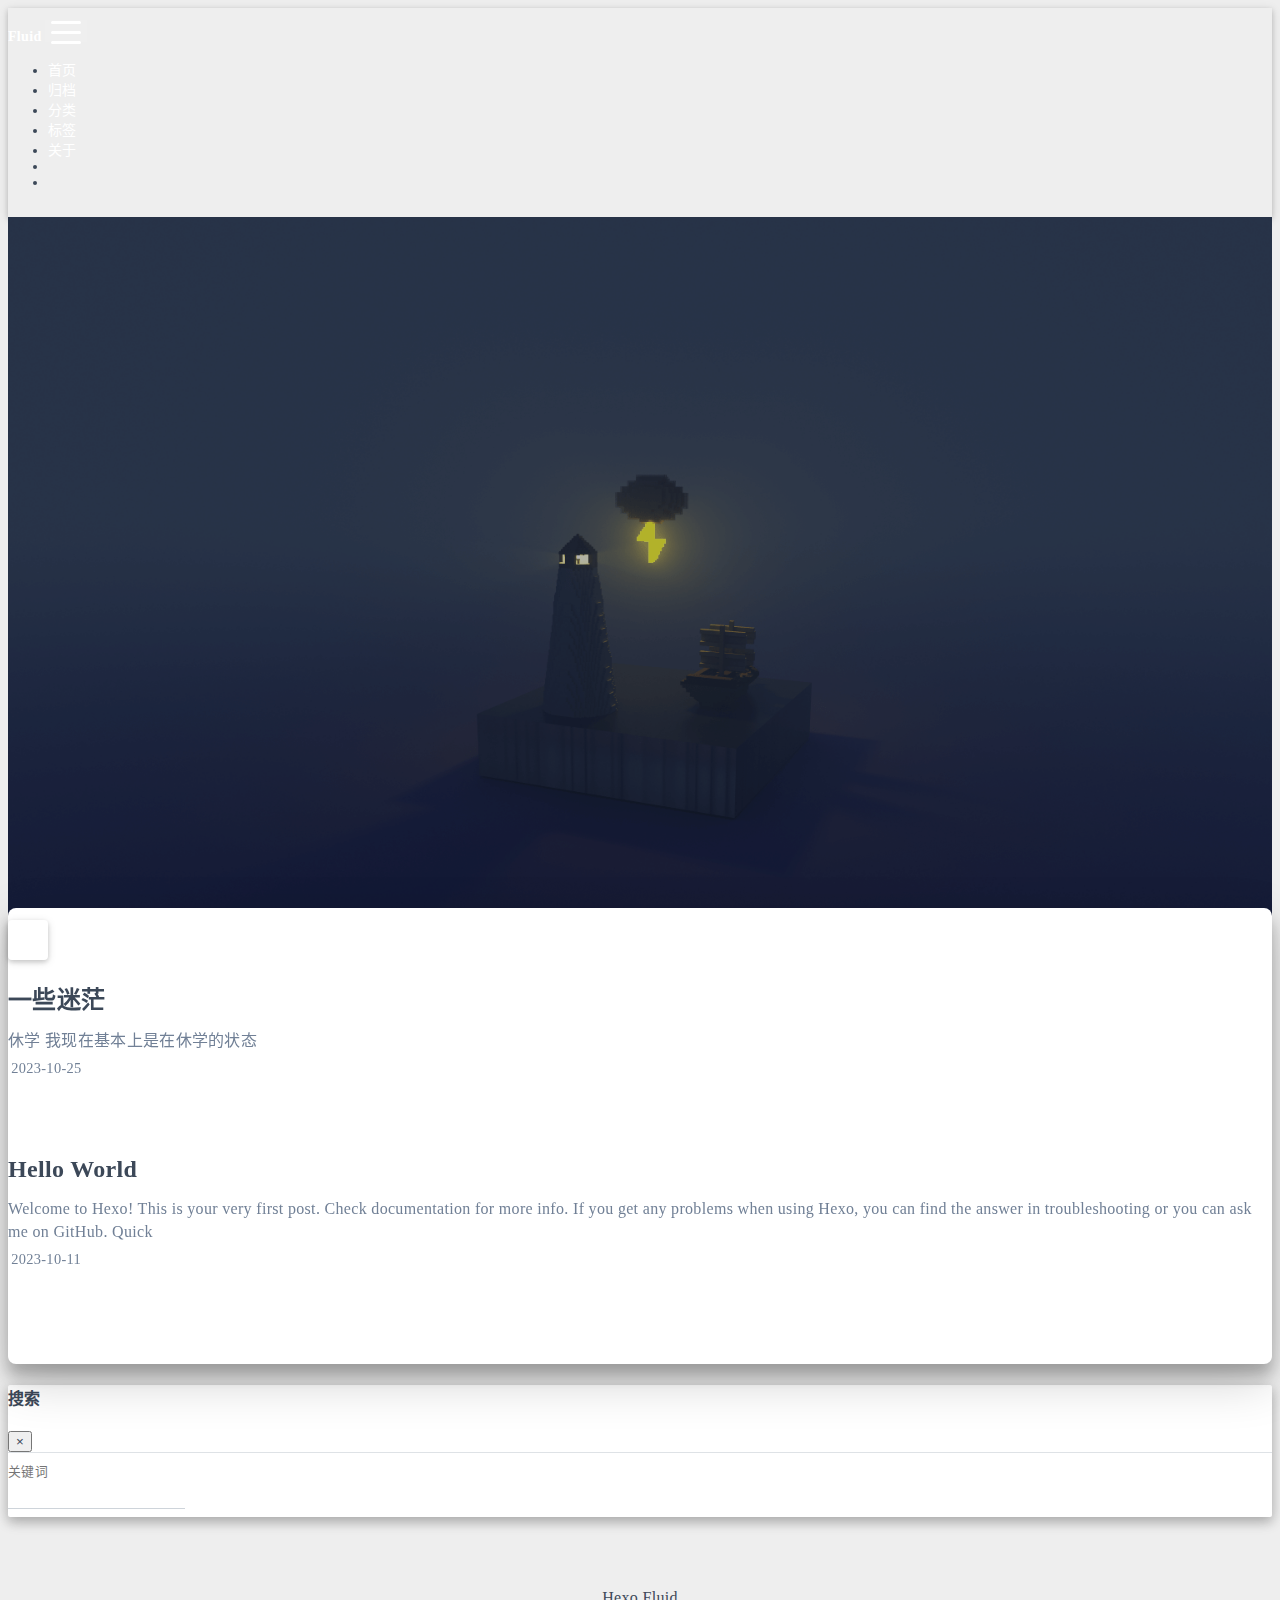
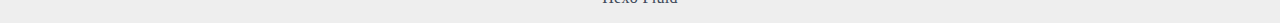
<file: index.html>
<!DOCTYPE html>
<html lang="zh-CN" data-default-color-scheme=auto>



<head>
  <meta charset="UTF-8">
  <link rel="apple-touch-icon" sizes="76x76" href="/img/fluid.png">
  <link rel="icon" href="/img/fluid.png">
  <meta name="viewport" content="width=device-width, initial-scale=1.0, maximum-scale=5.0, shrink-to-fit=no">
  <meta http-equiv="x-ua-compatible" content="ie=edge">
  
  <meta name="theme-color" content="#2f4154">
  <meta name="author" content="rass">
  <meta name="keywords" content="">
  
    <meta property="og:type" content="website">
<meta property="og:title" content="Hexo">
<meta property="og:url" content="https://ras0805.github.io/index.html">
<meta property="og:site_name" content="Hexo">
<meta property="og:locale" content="zh_CN">
<meta property="article:author" content="rass">
<meta name="twitter:card" content="summary_large_image">
  
  
  
  <title>Hexo</title>

  <link  rel="stylesheet" href="https://lib.baomitu.com/twitter-bootstrap/4.6.1/css/bootstrap.min.css" />





<!-- 主题依赖的图标库，不要自行修改 -->
<!-- Do not modify the link that theme dependent icons -->

<link rel="stylesheet" href="//at.alicdn.com/t/font_1749284_hj8rtnfg7um.css">



<link rel="stylesheet" href="//at.alicdn.com/t/font_1736178_lbnruvf0jn.css">


<link  rel="stylesheet" href="/css/main.css" />


  <link id="highlight-css" rel="stylesheet" href="/css/highlight.css" />
  
    <link id="highlight-css-dark" rel="stylesheet" href="/css/highlight-dark.css" />
  




  <script id="fluid-configs">
    var Fluid = window.Fluid || {};
    Fluid.ctx = Object.assign({}, Fluid.ctx)
    var CONFIG = {"hostname":"ras0805.github.io","root":"/","version":"1.9.5","typing":{"enable":true,"typeSpeed":70,"cursorChar":"_","loop":false,"scope":[]},"anchorjs":{"enable":true,"element":"h1,h2,h3,h4,h5,h6","placement":"left","visible":"hover","icon":""},"progressbar":{"enable":true,"height_px":3,"color":"#29d","options":{"showSpinner":false,"trickleSpeed":100}},"code_language":{"enable":true,"default":"TEXT"},"copy_btn":true,"image_caption":{"enable":true},"image_zoom":{"enable":true,"img_url_replace":["",""]},"toc":{"enable":true,"placement":"right","headingSelector":"h1,h2,h3,h4,h5,h6","collapseDepth":0},"lazyload":{"enable":true,"loading_img":"/img/loading.gif","onlypost":false,"offset_factor":2},"web_analytics":{"enable":false,"follow_dnt":true,"baidu":null,"google":{"measurement_id":null},"tencent":{"sid":null,"cid":null},"woyaola":null,"cnzz":null,"leancloud":{"app_id":null,"app_key":null,"server_url":null,"path":"window.location.pathname","ignore_local":false}},"search_path":"/local-search.xml","include_content_in_search":true};

    if (CONFIG.web_analytics.follow_dnt) {
      var dntVal = navigator.doNotTrack || window.doNotTrack || navigator.msDoNotTrack;
      Fluid.ctx.dnt = dntVal && (dntVal.startsWith('1') || dntVal.startsWith('yes') || dntVal.startsWith('on'));
    }
  </script>
  <script  src="/js/utils.js" ></script>
  <script  src="/js/color-schema.js" ></script>
  


  
<meta name="generator" content="Hexo 6.3.0"></head>


<body>
  

  <header>
    

<div class="header-inner" style="height: 100vh;">
  <nav id="navbar" class="navbar fixed-top  navbar-expand-lg navbar-dark scrolling-navbar">
  <div class="container">
    <a class="navbar-brand" href="/">
      <strong>Fluid</strong>
    </a>

    <button id="navbar-toggler-btn" class="navbar-toggler" type="button" data-toggle="collapse"
            data-target="#navbarSupportedContent"
            aria-controls="navbarSupportedContent" aria-expanded="false" aria-label="Toggle navigation">
      <div class="animated-icon"><span></span><span></span><span></span></div>
    </button>

    <!-- Collapsible content -->
    <div class="collapse navbar-collapse" id="navbarSupportedContent">
      <ul class="navbar-nav ml-auto text-center">
        
          
          
          
          
            <li class="nav-item">
              <a class="nav-link" href="/">
                <i class="iconfont icon-home-fill"></i>
                <span>首页</span>
              </a>
            </li>
          
        
          
          
          
          
            <li class="nav-item">
              <a class="nav-link" href="/archives/">
                <i class="iconfont icon-archive-fill"></i>
                <span>归档</span>
              </a>
            </li>
          
        
          
          
          
          
            <li class="nav-item">
              <a class="nav-link" href="/categories/">
                <i class="iconfont icon-category-fill"></i>
                <span>分类</span>
              </a>
            </li>
          
        
          
          
          
          
            <li class="nav-item">
              <a class="nav-link" href="/tags/">
                <i class="iconfont icon-tags-fill"></i>
                <span>标签</span>
              </a>
            </li>
          
        
          
          
          
          
            <li class="nav-item">
              <a class="nav-link" href="/about/">
                <i class="iconfont icon-user-fill"></i>
                <span>关于</span>
              </a>
            </li>
          
        
        
          <li class="nav-item" id="search-btn">
            <a class="nav-link" target="_self" href="javascript:;" data-toggle="modal" data-target="#modalSearch" aria-label="Search">
              <i class="iconfont icon-search"></i>
            </a>
          </li>
          
        
        
          <li class="nav-item" id="color-toggle-btn">
            <a class="nav-link" target="_self" href="javascript:;" aria-label="Color Toggle">
              <i class="iconfont icon-dark" id="color-toggle-icon"></i>
            </a>
          </li>
        
      </ul>
    </div>
  </div>
</nav>

  

<div id="banner" class="banner" parallax=true
     style="background: url('/img/default.png') no-repeat center center; background-size: cover;">
  <div class="full-bg-img">
    <div class="mask flex-center" style="background-color: rgba(0, 0, 0, 0.3)">
      <div class="banner-text text-center fade-in-up">
        <div class="h2">
          
            <span id="subtitle" data-typed-text="Billions of people just live out their lives oblivious"></span>
          
        </div>

        
      </div>

      
        <div class="scroll-down-bar">
          <i class="iconfont icon-arrowdown"></i>
        </div>
      
    </div>
  </div>
</div>

</div>

  </header>

  <main>
    
      <div class="container nopadding-x-md">
        <div id="board"
          style="margin-top: 0">
          
          <div class="container">
            <div class="row">
              <div class="col-12 col-md-10 m-auto">
                


  <div class="row mx-auto index-card">
    
    
    <article class="col-12 col-md-12 mx-auto index-info">
      <h2 class="index-header">
        
        <a href="/2023/10/25/%E4%B8%80%E4%BA%9B%E8%BF%B7%E8%8C%AB/" target="_self">
          一些迷茫
        </a>
      </h2>

      
      <a class="index-excerpt index-excerpt__noimg" href="/2023/10/25/%E4%B8%80%E4%BA%9B%E8%BF%B7%E8%8C%AB/" target="_self">
        <div>
          休学 我现在基本上是在休学的状态
        </div>
      </a>

      <div class="index-btm post-metas">
        
          <div class="post-meta mr-3">
            <i class="iconfont icon-date"></i>
            <time datetime="2023-10-25 21:54" pubdate>
              2023-10-25
            </time>
          </div>
        
        
        
      </div>
    </article>
  </div>

  <div class="row mx-auto index-card">
    
    
    <article class="col-12 col-md-12 mx-auto index-info">
      <h2 class="index-header">
        
        <a href="/2023/10/11/hello-world/" target="_self">
          Hello World
        </a>
      </h2>

      
      <a class="index-excerpt index-excerpt__noimg" href="/2023/10/11/hello-world/" target="_self">
        <div>
          Welcome to Hexo! This is your very first post. Check documentation for more info. If you get any problems when using Hexo, you can find the answer in troubleshooting or you can ask me on GitHub. Quick
        </div>
      </a>

      <div class="index-btm post-metas">
        
          <div class="post-meta mr-3">
            <i class="iconfont icon-date"></i>
            <time datetime="2023-10-11 19:35" pubdate>
              2023-10-11
            </time>
          </div>
        
        
        
      </div>
    </article>
  </div>





              </div>
            </div>
          </div>
        </div>
      </div>
    

    
      <a id="scroll-top-button" aria-label="TOP" href="#" role="button">
        <i class="iconfont icon-arrowup" aria-hidden="true"></i>
      </a>
    

    
      <div class="modal fade" id="modalSearch" tabindex="-1" role="dialog" aria-labelledby="ModalLabel"
     aria-hidden="true">
  <div class="modal-dialog modal-dialog-scrollable modal-lg" role="document">
    <div class="modal-content">
      <div class="modal-header text-center">
        <h4 class="modal-title w-100 font-weight-bold">搜索</h4>
        <button type="button" id="local-search-close" class="close" data-dismiss="modal" aria-label="Close">
          <span aria-hidden="true">&times;</span>
        </button>
      </div>
      <div class="modal-body mx-3">
        <div class="md-form mb-5">
          <input type="text" id="local-search-input" class="form-control validate">
          <label data-error="x" data-success="v" for="local-search-input">关键词</label>
        </div>
        <div class="list-group" id="local-search-result"></div>
      </div>
    </div>
  </div>
</div>

    

    
  </main>

  <footer>
    <div class="footer-inner">
  
    <div class="footer-content">
       <a href="https://hexo.io" target="_blank" rel="nofollow noopener"><span>Hexo</span></a> <i class="iconfont icon-love"></i> <a href="https://github.com/fluid-dev/hexo-theme-fluid" target="_blank" rel="nofollow noopener"><span>Fluid</span></a> 
    </div>
  
  
  
  
</div>

  </footer>

  <!-- Scripts -->
  
  <script  src="https://lib.baomitu.com/nprogress/0.2.0/nprogress.min.js" ></script>
  <link  rel="stylesheet" href="https://lib.baomitu.com/nprogress/0.2.0/nprogress.min.css" />

  <script>
    NProgress.configure({"showSpinner":false,"trickleSpeed":100})
    NProgress.start()
    window.addEventListener('load', function() {
      NProgress.done();
    })
  </script>


<script  src="https://lib.baomitu.com/jquery/3.6.4/jquery.min.js" ></script>
<script  src="https://lib.baomitu.com/twitter-bootstrap/4.6.1/js/bootstrap.min.js" ></script>
<script  src="/js/events.js" ></script>
<script  src="/js/plugins.js" ></script>


  <script  src="https://lib.baomitu.com/typed.js/2.0.12/typed.min.js" ></script>
  <script>
    (function (window, document) {
      var typing = Fluid.plugins.typing;
      var subtitle = document.getElementById('subtitle');
      if (!subtitle || !typing) {
        return;
      }
      var text = subtitle.getAttribute('data-typed-text');
      
        typing(text);
      
    })(window, document);
  </script>




  
    <script  src="/js/img-lazyload.js" ></script>
  




  <script  src="/js/local-search.js" ></script>





<!-- 主题的启动项，将它保持在最底部 -->
<!-- the boot of the theme, keep it at the bottom -->
<script  src="/js/boot.js" ></script>


  

  <noscript>
    <div class="noscript-warning">博客在允许 JavaScript 运行的环境下浏览效果更佳</div>
  </noscript>
</body>
</html>
</file>
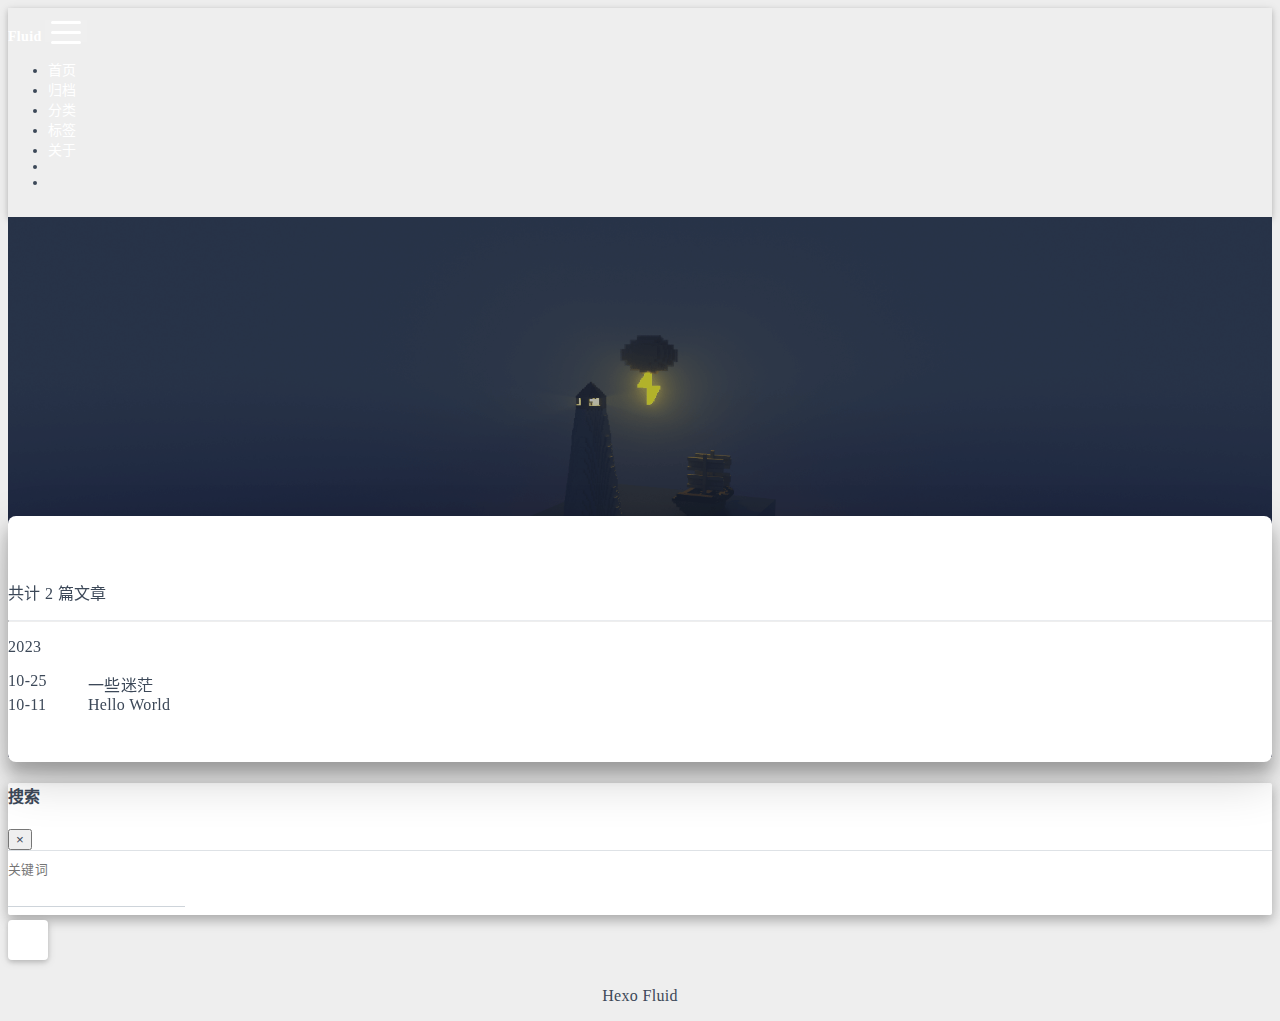
<file: archives/index.html>
<!DOCTYPE html>
<html lang="zh-CN" data-default-color-scheme=auto>



<head>
  <meta charset="UTF-8">
  <link rel="apple-touch-icon" sizes="76x76" href="/img/fluid.png">
  <link rel="icon" href="/img/fluid.png">
  <meta name="viewport" content="width=device-width, initial-scale=1.0, maximum-scale=5.0, shrink-to-fit=no">
  <meta http-equiv="x-ua-compatible" content="ie=edge">
  
  <meta name="theme-color" content="#2f4154">
  <meta name="author" content="rass">
  <meta name="keywords" content="">
  
    <meta property="og:type" content="website">
<meta property="og:title" content="归档">
<meta property="og:url" content="https://ras0805.github.io/archives/index.html">
<meta property="og:site_name" content="Hexo">
<meta property="og:locale" content="zh_CN">
<meta property="article:author" content="rass">
<meta name="twitter:card" content="summary_large_image">
  
  
  
  <title>归档 - Hexo</title>

  <link  rel="stylesheet" href="https://lib.baomitu.com/twitter-bootstrap/4.6.1/css/bootstrap.min.css" />





<!-- 主题依赖的图标库，不要自行修改 -->
<!-- Do not modify the link that theme dependent icons -->

<link rel="stylesheet" href="//at.alicdn.com/t/font_1749284_hj8rtnfg7um.css">



<link rel="stylesheet" href="//at.alicdn.com/t/font_1736178_lbnruvf0jn.css">


<link  rel="stylesheet" href="/css/main.css" />


  <link id="highlight-css" rel="stylesheet" href="/css/highlight.css" />
  
    <link id="highlight-css-dark" rel="stylesheet" href="/css/highlight-dark.css" />
  




  <script id="fluid-configs">
    var Fluid = window.Fluid || {};
    Fluid.ctx = Object.assign({}, Fluid.ctx)
    var CONFIG = {"hostname":"ras0805.github.io","root":"/","version":"1.9.5","typing":{"enable":true,"typeSpeed":70,"cursorChar":"_","loop":false,"scope":[]},"anchorjs":{"enable":true,"element":"h1,h2,h3,h4,h5,h6","placement":"left","visible":"hover","icon":""},"progressbar":{"enable":true,"height_px":3,"color":"#29d","options":{"showSpinner":false,"trickleSpeed":100}},"code_language":{"enable":true,"default":"TEXT"},"copy_btn":true,"image_caption":{"enable":true},"image_zoom":{"enable":true,"img_url_replace":["",""]},"toc":{"enable":true,"placement":"right","headingSelector":"h1,h2,h3,h4,h5,h6","collapseDepth":0},"lazyload":{"enable":true,"loading_img":"/img/loading.gif","onlypost":false,"offset_factor":2},"web_analytics":{"enable":false,"follow_dnt":true,"baidu":null,"google":{"measurement_id":null},"tencent":{"sid":null,"cid":null},"woyaola":null,"cnzz":null,"leancloud":{"app_id":null,"app_key":null,"server_url":null,"path":"window.location.pathname","ignore_local":false}},"search_path":"/local-search.xml","include_content_in_search":true};

    if (CONFIG.web_analytics.follow_dnt) {
      var dntVal = navigator.doNotTrack || window.doNotTrack || navigator.msDoNotTrack;
      Fluid.ctx.dnt = dntVal && (dntVal.startsWith('1') || dntVal.startsWith('yes') || dntVal.startsWith('on'));
    }
  </script>
  <script  src="/js/utils.js" ></script>
  <script  src="/js/color-schema.js" ></script>
  


  
<meta name="generator" content="Hexo 6.3.0"></head>


<body>
  

  <header>
    

<div class="header-inner" style="height: 60vh;">
  <nav id="navbar" class="navbar fixed-top  navbar-expand-lg navbar-dark scrolling-navbar">
  <div class="container">
    <a class="navbar-brand" href="/">
      <strong>Fluid</strong>
    </a>

    <button id="navbar-toggler-btn" class="navbar-toggler" type="button" data-toggle="collapse"
            data-target="#navbarSupportedContent"
            aria-controls="navbarSupportedContent" aria-expanded="false" aria-label="Toggle navigation">
      <div class="animated-icon"><span></span><span></span><span></span></div>
    </button>

    <!-- Collapsible content -->
    <div class="collapse navbar-collapse" id="navbarSupportedContent">
      <ul class="navbar-nav ml-auto text-center">
        
          
          
          
          
            <li class="nav-item">
              <a class="nav-link" href="/">
                <i class="iconfont icon-home-fill"></i>
                <span>首页</span>
              </a>
            </li>
          
        
          
          
          
          
            <li class="nav-item">
              <a class="nav-link" href="/archives/">
                <i class="iconfont icon-archive-fill"></i>
                <span>归档</span>
              </a>
            </li>
          
        
          
          
          
          
            <li class="nav-item">
              <a class="nav-link" href="/categories/">
                <i class="iconfont icon-category-fill"></i>
                <span>分类</span>
              </a>
            </li>
          
        
          
          
          
          
            <li class="nav-item">
              <a class="nav-link" href="/tags/">
                <i class="iconfont icon-tags-fill"></i>
                <span>标签</span>
              </a>
            </li>
          
        
          
          
          
          
            <li class="nav-item">
              <a class="nav-link" href="/about/">
                <i class="iconfont icon-user-fill"></i>
                <span>关于</span>
              </a>
            </li>
          
        
        
          <li class="nav-item" id="search-btn">
            <a class="nav-link" target="_self" href="javascript:;" data-toggle="modal" data-target="#modalSearch" aria-label="Search">
              <i class="iconfont icon-search"></i>
            </a>
          </li>
          
        
        
          <li class="nav-item" id="color-toggle-btn">
            <a class="nav-link" target="_self" href="javascript:;" aria-label="Color Toggle">
              <i class="iconfont icon-dark" id="color-toggle-icon"></i>
            </a>
          </li>
        
      </ul>
    </div>
  </div>
</nav>

  

<div id="banner" class="banner" parallax=true
     style="background: url('/img/default.png') no-repeat center center; background-size: cover;">
  <div class="full-bg-img">
    <div class="mask flex-center" style="background-color: rgba(0, 0, 0, 0.3)">
      <div class="banner-text text-center fade-in-up">
        <div class="h2">
          
            <span id="subtitle" data-typed-text="归档"></span>
          
        </div>

        
      </div>

      
    </div>
  </div>
</div>

</div>

  </header>

  <main>
    
      <div class="container nopadding-x-md">
        <div id="board"
          >
          
          <div class="container">
            <div class="row">
              <div class="col-12 col-md-10 m-auto">
                

<div class="list-group">
  <p class="h4">共计 2 篇文章</p>
  <hr>
  
  
    
      
      <p class="h5">2023</p>
    
    <a href="/2023/10/25/%E4%B8%80%E4%BA%9B%E8%BF%B7%E8%8C%AB/" class="list-group-item list-group-item-action">
      <time>10-25</time>
      <div class="list-group-item-title">一些迷茫</div>
    </a>
  
    
    <a href="/2023/10/11/hello-world/" class="list-group-item list-group-item-action">
      <time>10-11</time>
      <div class="list-group-item-title">Hello World</div>
    </a>
  
</div>





              </div>
            </div>
          </div>
        </div>
      </div>
    

    
      <a id="scroll-top-button" aria-label="TOP" href="#" role="button">
        <i class="iconfont icon-arrowup" aria-hidden="true"></i>
      </a>
    

    
      <div class="modal fade" id="modalSearch" tabindex="-1" role="dialog" aria-labelledby="ModalLabel"
     aria-hidden="true">
  <div class="modal-dialog modal-dialog-scrollable modal-lg" role="document">
    <div class="modal-content">
      <div class="modal-header text-center">
        <h4 class="modal-title w-100 font-weight-bold">搜索</h4>
        <button type="button" id="local-search-close" class="close" data-dismiss="modal" aria-label="Close">
          <span aria-hidden="true">&times;</span>
        </button>
      </div>
      <div class="modal-body mx-3">
        <div class="md-form mb-5">
          <input type="text" id="local-search-input" class="form-control validate">
          <label data-error="x" data-success="v" for="local-search-input">关键词</label>
        </div>
        <div class="list-group" id="local-search-result"></div>
      </div>
    </div>
  </div>
</div>

    

    
  </main>

  <footer>
    <div class="footer-inner">
  
    <div class="footer-content">
       <a href="https://hexo.io" target="_blank" rel="nofollow noopener"><span>Hexo</span></a> <i class="iconfont icon-love"></i> <a href="https://github.com/fluid-dev/hexo-theme-fluid" target="_blank" rel="nofollow noopener"><span>Fluid</span></a> 
    </div>
  
  
  
  
</div>

  </footer>

  <!-- Scripts -->
  
  <script  src="https://lib.baomitu.com/nprogress/0.2.0/nprogress.min.js" ></script>
  <link  rel="stylesheet" href="https://lib.baomitu.com/nprogress/0.2.0/nprogress.min.css" />

  <script>
    NProgress.configure({"showSpinner":false,"trickleSpeed":100})
    NProgress.start()
    window.addEventListener('load', function() {
      NProgress.done();
    })
  </script>


<script  src="https://lib.baomitu.com/jquery/3.6.4/jquery.min.js" ></script>
<script  src="https://lib.baomitu.com/twitter-bootstrap/4.6.1/js/bootstrap.min.js" ></script>
<script  src="/js/events.js" ></script>
<script  src="/js/plugins.js" ></script>


  <script  src="https://lib.baomitu.com/typed.js/2.0.12/typed.min.js" ></script>
  <script>
    (function (window, document) {
      var typing = Fluid.plugins.typing;
      var subtitle = document.getElementById('subtitle');
      if (!subtitle || !typing) {
        return;
      }
      var text = subtitle.getAttribute('data-typed-text');
      
        typing(text);
      
    })(window, document);
  </script>




  
    <script  src="/js/img-lazyload.js" ></script>
  




  <script  src="/js/local-search.js" ></script>





<!-- 主题的启动项，将它保持在最底部 -->
<!-- the boot of the theme, keep it at the bottom -->
<script  src="/js/boot.js" ></script>


  

  <noscript>
    <div class="noscript-warning">博客在允许 JavaScript 运行的环境下浏览效果更佳</div>
  </noscript>
</body>
</html>
</file>
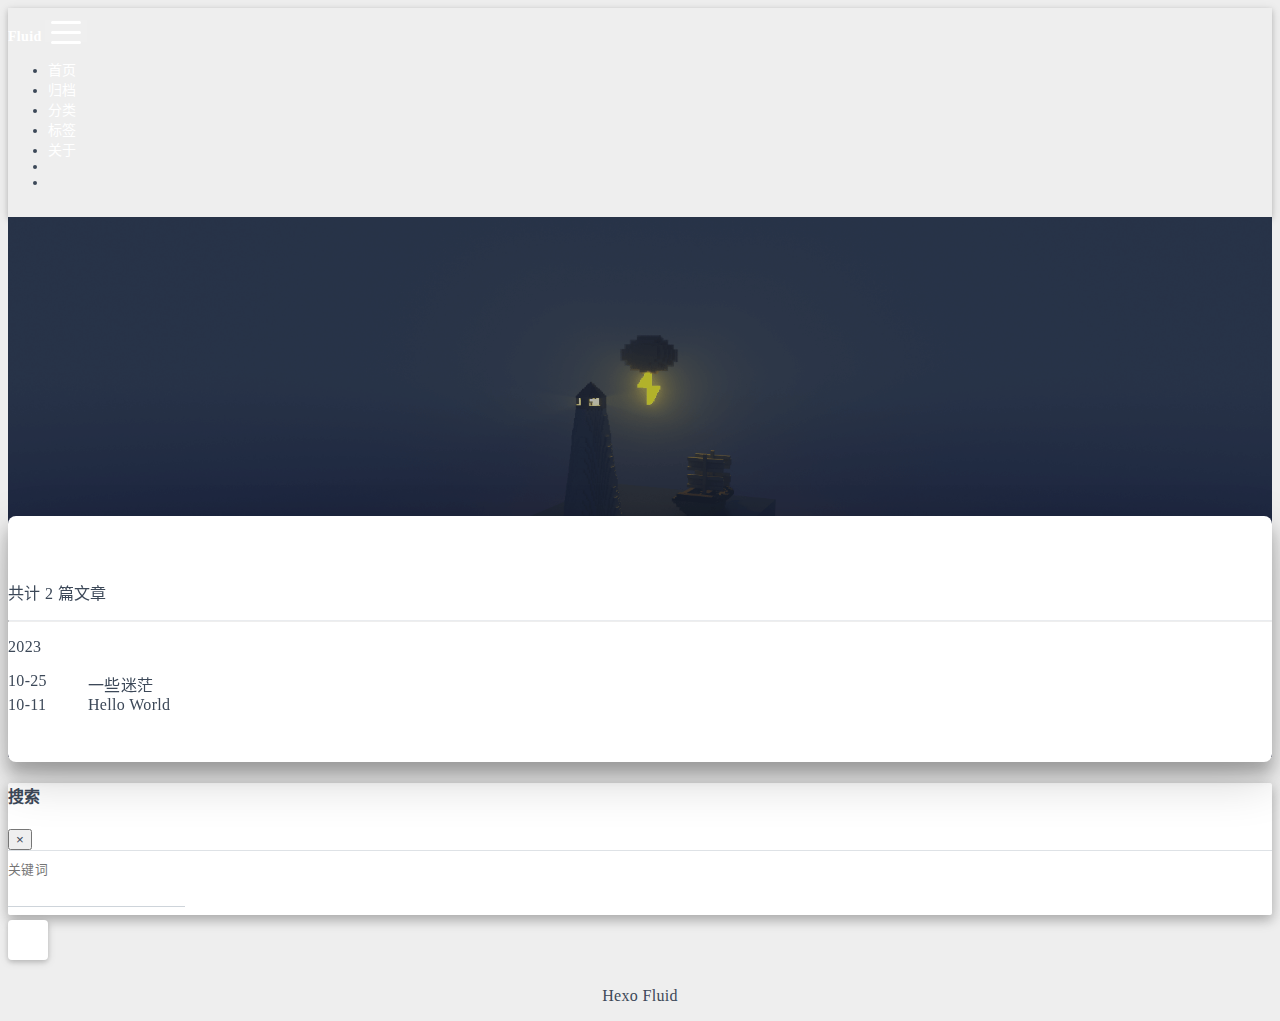
<file: archives/2023/index.html>
<!DOCTYPE html>
<html lang="zh-CN" data-default-color-scheme=auto>



<head>
  <meta charset="UTF-8">
  <link rel="apple-touch-icon" sizes="76x76" href="/img/fluid.png">
  <link rel="icon" href="/img/fluid.png">
  <meta name="viewport" content="width=device-width, initial-scale=1.0, maximum-scale=5.0, shrink-to-fit=no">
  <meta http-equiv="x-ua-compatible" content="ie=edge">
  
  <meta name="theme-color" content="#2f4154">
  <meta name="author" content="rass">
  <meta name="keywords" content="">
  
    <meta property="og:type" content="website">
<meta property="og:title" content="归档">
<meta property="og:url" content="https://ras0805.github.io/archives/2023/index.html">
<meta property="og:site_name" content="Hexo">
<meta property="og:locale" content="zh_CN">
<meta property="article:author" content="rass">
<meta name="twitter:card" content="summary_large_image">
  
  
  
  <title>归档 - Hexo</title>

  <link  rel="stylesheet" href="https://lib.baomitu.com/twitter-bootstrap/4.6.1/css/bootstrap.min.css" />





<!-- 主题依赖的图标库，不要自行修改 -->
<!-- Do not modify the link that theme dependent icons -->

<link rel="stylesheet" href="//at.alicdn.com/t/font_1749284_hj8rtnfg7um.css">



<link rel="stylesheet" href="//at.alicdn.com/t/font_1736178_lbnruvf0jn.css">


<link  rel="stylesheet" href="/css/main.css" />


  <link id="highlight-css" rel="stylesheet" href="/css/highlight.css" />
  
    <link id="highlight-css-dark" rel="stylesheet" href="/css/highlight-dark.css" />
  




  <script id="fluid-configs">
    var Fluid = window.Fluid || {};
    Fluid.ctx = Object.assign({}, Fluid.ctx)
    var CONFIG = {"hostname":"ras0805.github.io","root":"/","version":"1.9.5","typing":{"enable":true,"typeSpeed":70,"cursorChar":"_","loop":false,"scope":[]},"anchorjs":{"enable":true,"element":"h1,h2,h3,h4,h5,h6","placement":"left","visible":"hover","icon":""},"progressbar":{"enable":true,"height_px":3,"color":"#29d","options":{"showSpinner":false,"trickleSpeed":100}},"code_language":{"enable":true,"default":"TEXT"},"copy_btn":true,"image_caption":{"enable":true},"image_zoom":{"enable":true,"img_url_replace":["",""]},"toc":{"enable":true,"placement":"right","headingSelector":"h1,h2,h3,h4,h5,h6","collapseDepth":0},"lazyload":{"enable":true,"loading_img":"/img/loading.gif","onlypost":false,"offset_factor":2},"web_analytics":{"enable":false,"follow_dnt":true,"baidu":null,"google":{"measurement_id":null},"tencent":{"sid":null,"cid":null},"woyaola":null,"cnzz":null,"leancloud":{"app_id":null,"app_key":null,"server_url":null,"path":"window.location.pathname","ignore_local":false}},"search_path":"/local-search.xml","include_content_in_search":true};

    if (CONFIG.web_analytics.follow_dnt) {
      var dntVal = navigator.doNotTrack || window.doNotTrack || navigator.msDoNotTrack;
      Fluid.ctx.dnt = dntVal && (dntVal.startsWith('1') || dntVal.startsWith('yes') || dntVal.startsWith('on'));
    }
  </script>
  <script  src="/js/utils.js" ></script>
  <script  src="/js/color-schema.js" ></script>
  


  
<meta name="generator" content="Hexo 6.3.0"></head>


<body>
  

  <header>
    

<div class="header-inner" style="height: 60vh;">
  <nav id="navbar" class="navbar fixed-top  navbar-expand-lg navbar-dark scrolling-navbar">
  <div class="container">
    <a class="navbar-brand" href="/">
      <strong>Fluid</strong>
    </a>

    <button id="navbar-toggler-btn" class="navbar-toggler" type="button" data-toggle="collapse"
            data-target="#navbarSupportedContent"
            aria-controls="navbarSupportedContent" aria-expanded="false" aria-label="Toggle navigation">
      <div class="animated-icon"><span></span><span></span><span></span></div>
    </button>

    <!-- Collapsible content -->
    <div class="collapse navbar-collapse" id="navbarSupportedContent">
      <ul class="navbar-nav ml-auto text-center">
        
          
          
          
          
            <li class="nav-item">
              <a class="nav-link" href="/">
                <i class="iconfont icon-home-fill"></i>
                <span>首页</span>
              </a>
            </li>
          
        
          
          
          
          
            <li class="nav-item">
              <a class="nav-link" href="/archives/">
                <i class="iconfont icon-archive-fill"></i>
                <span>归档</span>
              </a>
            </li>
          
        
          
          
          
          
            <li class="nav-item">
              <a class="nav-link" href="/categories/">
                <i class="iconfont icon-category-fill"></i>
                <span>分类</span>
              </a>
            </li>
          
        
          
          
          
          
            <li class="nav-item">
              <a class="nav-link" href="/tags/">
                <i class="iconfont icon-tags-fill"></i>
                <span>标签</span>
              </a>
            </li>
          
        
          
          
          
          
            <li class="nav-item">
              <a class="nav-link" href="/about/">
                <i class="iconfont icon-user-fill"></i>
                <span>关于</span>
              </a>
            </li>
          
        
        
          <li class="nav-item" id="search-btn">
            <a class="nav-link" target="_self" href="javascript:;" data-toggle="modal" data-target="#modalSearch" aria-label="Search">
              <i class="iconfont icon-search"></i>
            </a>
          </li>
          
        
        
          <li class="nav-item" id="color-toggle-btn">
            <a class="nav-link" target="_self" href="javascript:;" aria-label="Color Toggle">
              <i class="iconfont icon-dark" id="color-toggle-icon"></i>
            </a>
          </li>
        
      </ul>
    </div>
  </div>
</nav>

  

<div id="banner" class="banner" parallax=true
     style="background: url('/img/default.png') no-repeat center center; background-size: cover;">
  <div class="full-bg-img">
    <div class="mask flex-center" style="background-color: rgba(0, 0, 0, 0.3)">
      <div class="banner-text text-center fade-in-up">
        <div class="h2">
          
            <span id="subtitle" data-typed-text="归档"></span>
          
        </div>

        
      </div>

      
    </div>
  </div>
</div>

</div>

  </header>

  <main>
    
      <div class="container nopadding-x-md">
        <div id="board"
          >
          
          <div class="container">
            <div class="row">
              <div class="col-12 col-md-10 m-auto">
                

<div class="list-group">
  <p class="h4">共计 2 篇文章</p>
  <hr>
  
  
    
      
      <p class="h5">2023</p>
    
    <a href="/2023/10/25/%E4%B8%80%E4%BA%9B%E8%BF%B7%E8%8C%AB/" class="list-group-item list-group-item-action">
      <time>10-25</time>
      <div class="list-group-item-title">一些迷茫</div>
    </a>
  
    
    <a href="/2023/10/11/hello-world/" class="list-group-item list-group-item-action">
      <time>10-11</time>
      <div class="list-group-item-title">Hello World</div>
    </a>
  
</div>





              </div>
            </div>
          </div>
        </div>
      </div>
    

    
      <a id="scroll-top-button" aria-label="TOP" href="#" role="button">
        <i class="iconfont icon-arrowup" aria-hidden="true"></i>
      </a>
    

    
      <div class="modal fade" id="modalSearch" tabindex="-1" role="dialog" aria-labelledby="ModalLabel"
     aria-hidden="true">
  <div class="modal-dialog modal-dialog-scrollable modal-lg" role="document">
    <div class="modal-content">
      <div class="modal-header text-center">
        <h4 class="modal-title w-100 font-weight-bold">搜索</h4>
        <button type="button" id="local-search-close" class="close" data-dismiss="modal" aria-label="Close">
          <span aria-hidden="true">&times;</span>
        </button>
      </div>
      <div class="modal-body mx-3">
        <div class="md-form mb-5">
          <input type="text" id="local-search-input" class="form-control validate">
          <label data-error="x" data-success="v" for="local-search-input">关键词</label>
        </div>
        <div class="list-group" id="local-search-result"></div>
      </div>
    </div>
  </div>
</div>

    

    
  </main>

  <footer>
    <div class="footer-inner">
  
    <div class="footer-content">
       <a href="https://hexo.io" target="_blank" rel="nofollow noopener"><span>Hexo</span></a> <i class="iconfont icon-love"></i> <a href="https://github.com/fluid-dev/hexo-theme-fluid" target="_blank" rel="nofollow noopener"><span>Fluid</span></a> 
    </div>
  
  
  
  
</div>

  </footer>

  <!-- Scripts -->
  
  <script  src="https://lib.baomitu.com/nprogress/0.2.0/nprogress.min.js" ></script>
  <link  rel="stylesheet" href="https://lib.baomitu.com/nprogress/0.2.0/nprogress.min.css" />

  <script>
    NProgress.configure({"showSpinner":false,"trickleSpeed":100})
    NProgress.start()
    window.addEventListener('load', function() {
      NProgress.done();
    })
  </script>


<script  src="https://lib.baomitu.com/jquery/3.6.4/jquery.min.js" ></script>
<script  src="https://lib.baomitu.com/twitter-bootstrap/4.6.1/js/bootstrap.min.js" ></script>
<script  src="/js/events.js" ></script>
<script  src="/js/plugins.js" ></script>


  <script  src="https://lib.baomitu.com/typed.js/2.0.12/typed.min.js" ></script>
  <script>
    (function (window, document) {
      var typing = Fluid.plugins.typing;
      var subtitle = document.getElementById('subtitle');
      if (!subtitle || !typing) {
        return;
      }
      var text = subtitle.getAttribute('data-typed-text');
      
        typing(text);
      
    })(window, document);
  </script>




  
    <script  src="/js/img-lazyload.js" ></script>
  




  <script  src="/js/local-search.js" ></script>





<!-- 主题的启动项，将它保持在最底部 -->
<!-- the boot of the theme, keep it at the bottom -->
<script  src="/js/boot.js" ></script>


  

  <noscript>
    <div class="noscript-warning">博客在允许 JavaScript 运行的环境下浏览效果更佳</div>
  </noscript>
</body>
</html>
</file>
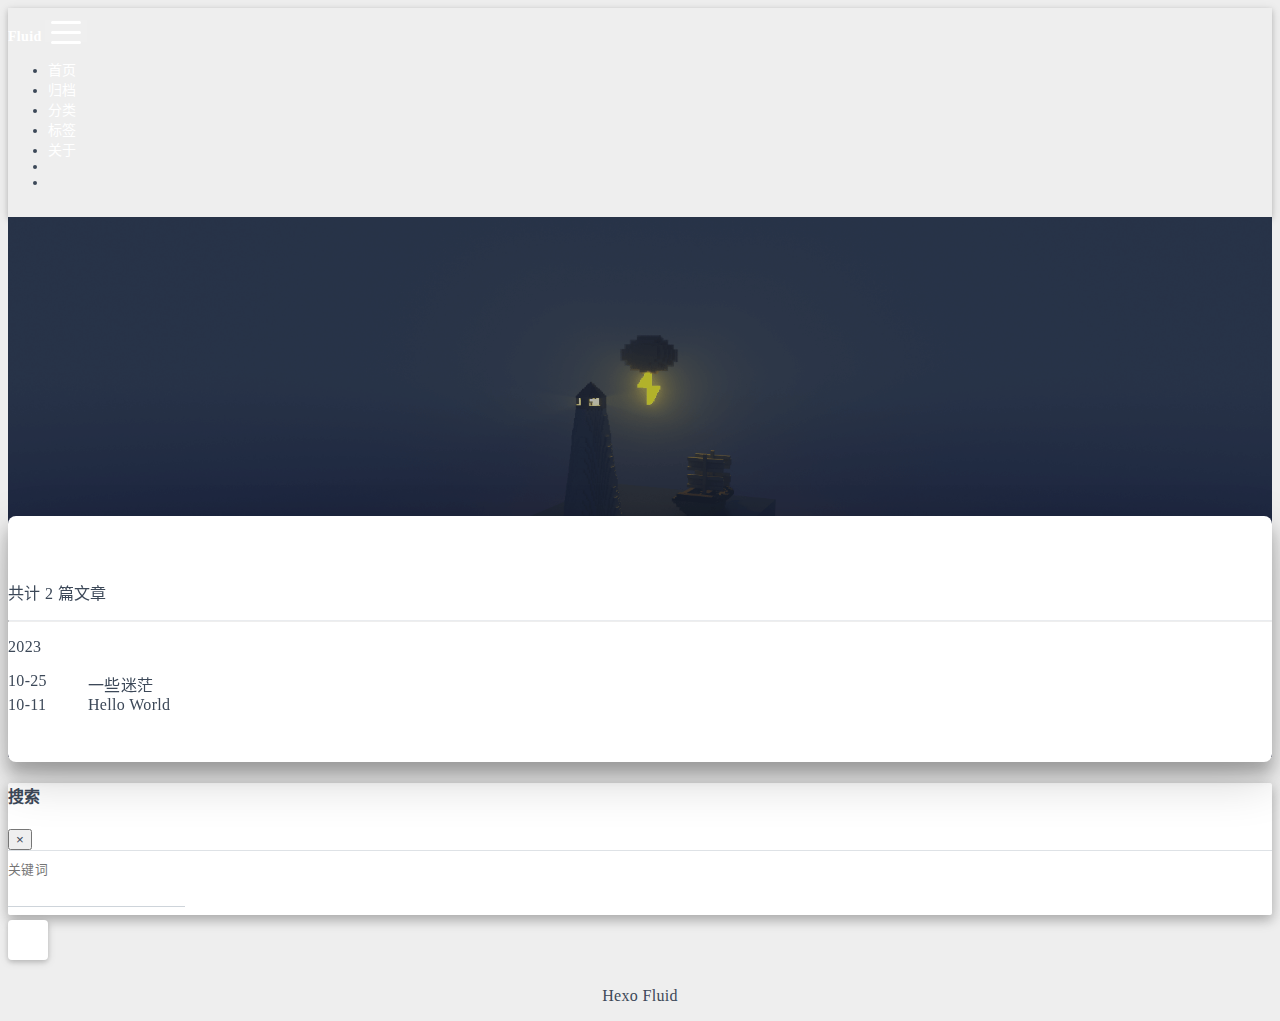
<file: archives/2023/10/index.html>
<!DOCTYPE html>
<html lang="zh-CN" data-default-color-scheme=auto>



<head>
  <meta charset="UTF-8">
  <link rel="apple-touch-icon" sizes="76x76" href="/img/fluid.png">
  <link rel="icon" href="/img/fluid.png">
  <meta name="viewport" content="width=device-width, initial-scale=1.0, maximum-scale=5.0, shrink-to-fit=no">
  <meta http-equiv="x-ua-compatible" content="ie=edge">
  
  <meta name="theme-color" content="#2f4154">
  <meta name="author" content="rass">
  <meta name="keywords" content="">
  
    <meta property="og:type" content="website">
<meta property="og:title" content="归档">
<meta property="og:url" content="https://ras0805.github.io/archives/2023/10/index.html">
<meta property="og:site_name" content="Hexo">
<meta property="og:locale" content="zh_CN">
<meta property="article:author" content="rass">
<meta name="twitter:card" content="summary_large_image">
  
  
  
  <title>归档 - Hexo</title>

  <link  rel="stylesheet" href="https://lib.baomitu.com/twitter-bootstrap/4.6.1/css/bootstrap.min.css" />





<!-- 主题依赖的图标库，不要自行修改 -->
<!-- Do not modify the link that theme dependent icons -->

<link rel="stylesheet" href="//at.alicdn.com/t/font_1749284_hj8rtnfg7um.css">



<link rel="stylesheet" href="//at.alicdn.com/t/font_1736178_lbnruvf0jn.css">


<link  rel="stylesheet" href="/css/main.css" />


  <link id="highlight-css" rel="stylesheet" href="/css/highlight.css" />
  
    <link id="highlight-css-dark" rel="stylesheet" href="/css/highlight-dark.css" />
  




  <script id="fluid-configs">
    var Fluid = window.Fluid || {};
    Fluid.ctx = Object.assign({}, Fluid.ctx)
    var CONFIG = {"hostname":"ras0805.github.io","root":"/","version":"1.9.5","typing":{"enable":true,"typeSpeed":70,"cursorChar":"_","loop":false,"scope":[]},"anchorjs":{"enable":true,"element":"h1,h2,h3,h4,h5,h6","placement":"left","visible":"hover","icon":""},"progressbar":{"enable":true,"height_px":3,"color":"#29d","options":{"showSpinner":false,"trickleSpeed":100}},"code_language":{"enable":true,"default":"TEXT"},"copy_btn":true,"image_caption":{"enable":true},"image_zoom":{"enable":true,"img_url_replace":["",""]},"toc":{"enable":true,"placement":"right","headingSelector":"h1,h2,h3,h4,h5,h6","collapseDepth":0},"lazyload":{"enable":true,"loading_img":"/img/loading.gif","onlypost":false,"offset_factor":2},"web_analytics":{"enable":false,"follow_dnt":true,"baidu":null,"google":{"measurement_id":null},"tencent":{"sid":null,"cid":null},"woyaola":null,"cnzz":null,"leancloud":{"app_id":null,"app_key":null,"server_url":null,"path":"window.location.pathname","ignore_local":false}},"search_path":"/local-search.xml","include_content_in_search":true};

    if (CONFIG.web_analytics.follow_dnt) {
      var dntVal = navigator.doNotTrack || window.doNotTrack || navigator.msDoNotTrack;
      Fluid.ctx.dnt = dntVal && (dntVal.startsWith('1') || dntVal.startsWith('yes') || dntVal.startsWith('on'));
    }
  </script>
  <script  src="/js/utils.js" ></script>
  <script  src="/js/color-schema.js" ></script>
  


  
<meta name="generator" content="Hexo 6.3.0"></head>


<body>
  

  <header>
    

<div class="header-inner" style="height: 60vh;">
  <nav id="navbar" class="navbar fixed-top  navbar-expand-lg navbar-dark scrolling-navbar">
  <div class="container">
    <a class="navbar-brand" href="/">
      <strong>Fluid</strong>
    </a>

    <button id="navbar-toggler-btn" class="navbar-toggler" type="button" data-toggle="collapse"
            data-target="#navbarSupportedContent"
            aria-controls="navbarSupportedContent" aria-expanded="false" aria-label="Toggle navigation">
      <div class="animated-icon"><span></span><span></span><span></span></div>
    </button>

    <!-- Collapsible content -->
    <div class="collapse navbar-collapse" id="navbarSupportedContent">
      <ul class="navbar-nav ml-auto text-center">
        
          
          
          
          
            <li class="nav-item">
              <a class="nav-link" href="/">
                <i class="iconfont icon-home-fill"></i>
                <span>首页</span>
              </a>
            </li>
          
        
          
          
          
          
            <li class="nav-item">
              <a class="nav-link" href="/archives/">
                <i class="iconfont icon-archive-fill"></i>
                <span>归档</span>
              </a>
            </li>
          
        
          
          
          
          
            <li class="nav-item">
              <a class="nav-link" href="/categories/">
                <i class="iconfont icon-category-fill"></i>
                <span>分类</span>
              </a>
            </li>
          
        
          
          
          
          
            <li class="nav-item">
              <a class="nav-link" href="/tags/">
                <i class="iconfont icon-tags-fill"></i>
                <span>标签</span>
              </a>
            </li>
          
        
          
          
          
          
            <li class="nav-item">
              <a class="nav-link" href="/about/">
                <i class="iconfont icon-user-fill"></i>
                <span>关于</span>
              </a>
            </li>
          
        
        
          <li class="nav-item" id="search-btn">
            <a class="nav-link" target="_self" href="javascript:;" data-toggle="modal" data-target="#modalSearch" aria-label="Search">
              <i class="iconfont icon-search"></i>
            </a>
          </li>
          
        
        
          <li class="nav-item" id="color-toggle-btn">
            <a class="nav-link" target="_self" href="javascript:;" aria-label="Color Toggle">
              <i class="iconfont icon-dark" id="color-toggle-icon"></i>
            </a>
          </li>
        
      </ul>
    </div>
  </div>
</nav>

  

<div id="banner" class="banner" parallax=true
     style="background: url('/img/default.png') no-repeat center center; background-size: cover;">
  <div class="full-bg-img">
    <div class="mask flex-center" style="background-color: rgba(0, 0, 0, 0.3)">
      <div class="banner-text text-center fade-in-up">
        <div class="h2">
          
            <span id="subtitle" data-typed-text="归档"></span>
          
        </div>

        
      </div>

      
    </div>
  </div>
</div>

</div>

  </header>

  <main>
    
      <div class="container nopadding-x-md">
        <div id="board"
          >
          
          <div class="container">
            <div class="row">
              <div class="col-12 col-md-10 m-auto">
                

<div class="list-group">
  <p class="h4">共计 2 篇文章</p>
  <hr>
  
  
    
      
      <p class="h5">2023</p>
    
    <a href="/2023/10/25/%E4%B8%80%E4%BA%9B%E8%BF%B7%E8%8C%AB/" class="list-group-item list-group-item-action">
      <time>10-25</time>
      <div class="list-group-item-title">一些迷茫</div>
    </a>
  
    
    <a href="/2023/10/11/hello-world/" class="list-group-item list-group-item-action">
      <time>10-11</time>
      <div class="list-group-item-title">Hello World</div>
    </a>
  
</div>





              </div>
            </div>
          </div>
        </div>
      </div>
    

    
      <a id="scroll-top-button" aria-label="TOP" href="#" role="button">
        <i class="iconfont icon-arrowup" aria-hidden="true"></i>
      </a>
    

    
      <div class="modal fade" id="modalSearch" tabindex="-1" role="dialog" aria-labelledby="ModalLabel"
     aria-hidden="true">
  <div class="modal-dialog modal-dialog-scrollable modal-lg" role="document">
    <div class="modal-content">
      <div class="modal-header text-center">
        <h4 class="modal-title w-100 font-weight-bold">搜索</h4>
        <button type="button" id="local-search-close" class="close" data-dismiss="modal" aria-label="Close">
          <span aria-hidden="true">&times;</span>
        </button>
      </div>
      <div class="modal-body mx-3">
        <div class="md-form mb-5">
          <input type="text" id="local-search-input" class="form-control validate">
          <label data-error="x" data-success="v" for="local-search-input">关键词</label>
        </div>
        <div class="list-group" id="local-search-result"></div>
      </div>
    </div>
  </div>
</div>

    

    
  </main>

  <footer>
    <div class="footer-inner">
  
    <div class="footer-content">
       <a href="https://hexo.io" target="_blank" rel="nofollow noopener"><span>Hexo</span></a> <i class="iconfont icon-love"></i> <a href="https://github.com/fluid-dev/hexo-theme-fluid" target="_blank" rel="nofollow noopener"><span>Fluid</span></a> 
    </div>
  
  
  
  
</div>

  </footer>

  <!-- Scripts -->
  
  <script  src="https://lib.baomitu.com/nprogress/0.2.0/nprogress.min.js" ></script>
  <link  rel="stylesheet" href="https://lib.baomitu.com/nprogress/0.2.0/nprogress.min.css" />

  <script>
    NProgress.configure({"showSpinner":false,"trickleSpeed":100})
    NProgress.start()
    window.addEventListener('load', function() {
      NProgress.done();
    })
  </script>


<script  src="https://lib.baomitu.com/jquery/3.6.4/jquery.min.js" ></script>
<script  src="https://lib.baomitu.com/twitter-bootstrap/4.6.1/js/bootstrap.min.js" ></script>
<script  src="/js/events.js" ></script>
<script  src="/js/plugins.js" ></script>


  <script  src="https://lib.baomitu.com/typed.js/2.0.12/typed.min.js" ></script>
  <script>
    (function (window, document) {
      var typing = Fluid.plugins.typing;
      var subtitle = document.getElementById('subtitle');
      if (!subtitle || !typing) {
        return;
      }
      var text = subtitle.getAttribute('data-typed-text');
      
        typing(text);
      
    })(window, document);
  </script>




  
    <script  src="/js/img-lazyload.js" ></script>
  




  <script  src="/js/local-search.js" ></script>





<!-- 主题的启动项，将它保持在最底部 -->
<!-- the boot of the theme, keep it at the bottom -->
<script  src="/js/boot.js" ></script>


  

  <noscript>
    <div class="noscript-warning">博客在允许 JavaScript 运行的环境下浏览效果更佳</div>
  </noscript>
</body>
</html>
</file>
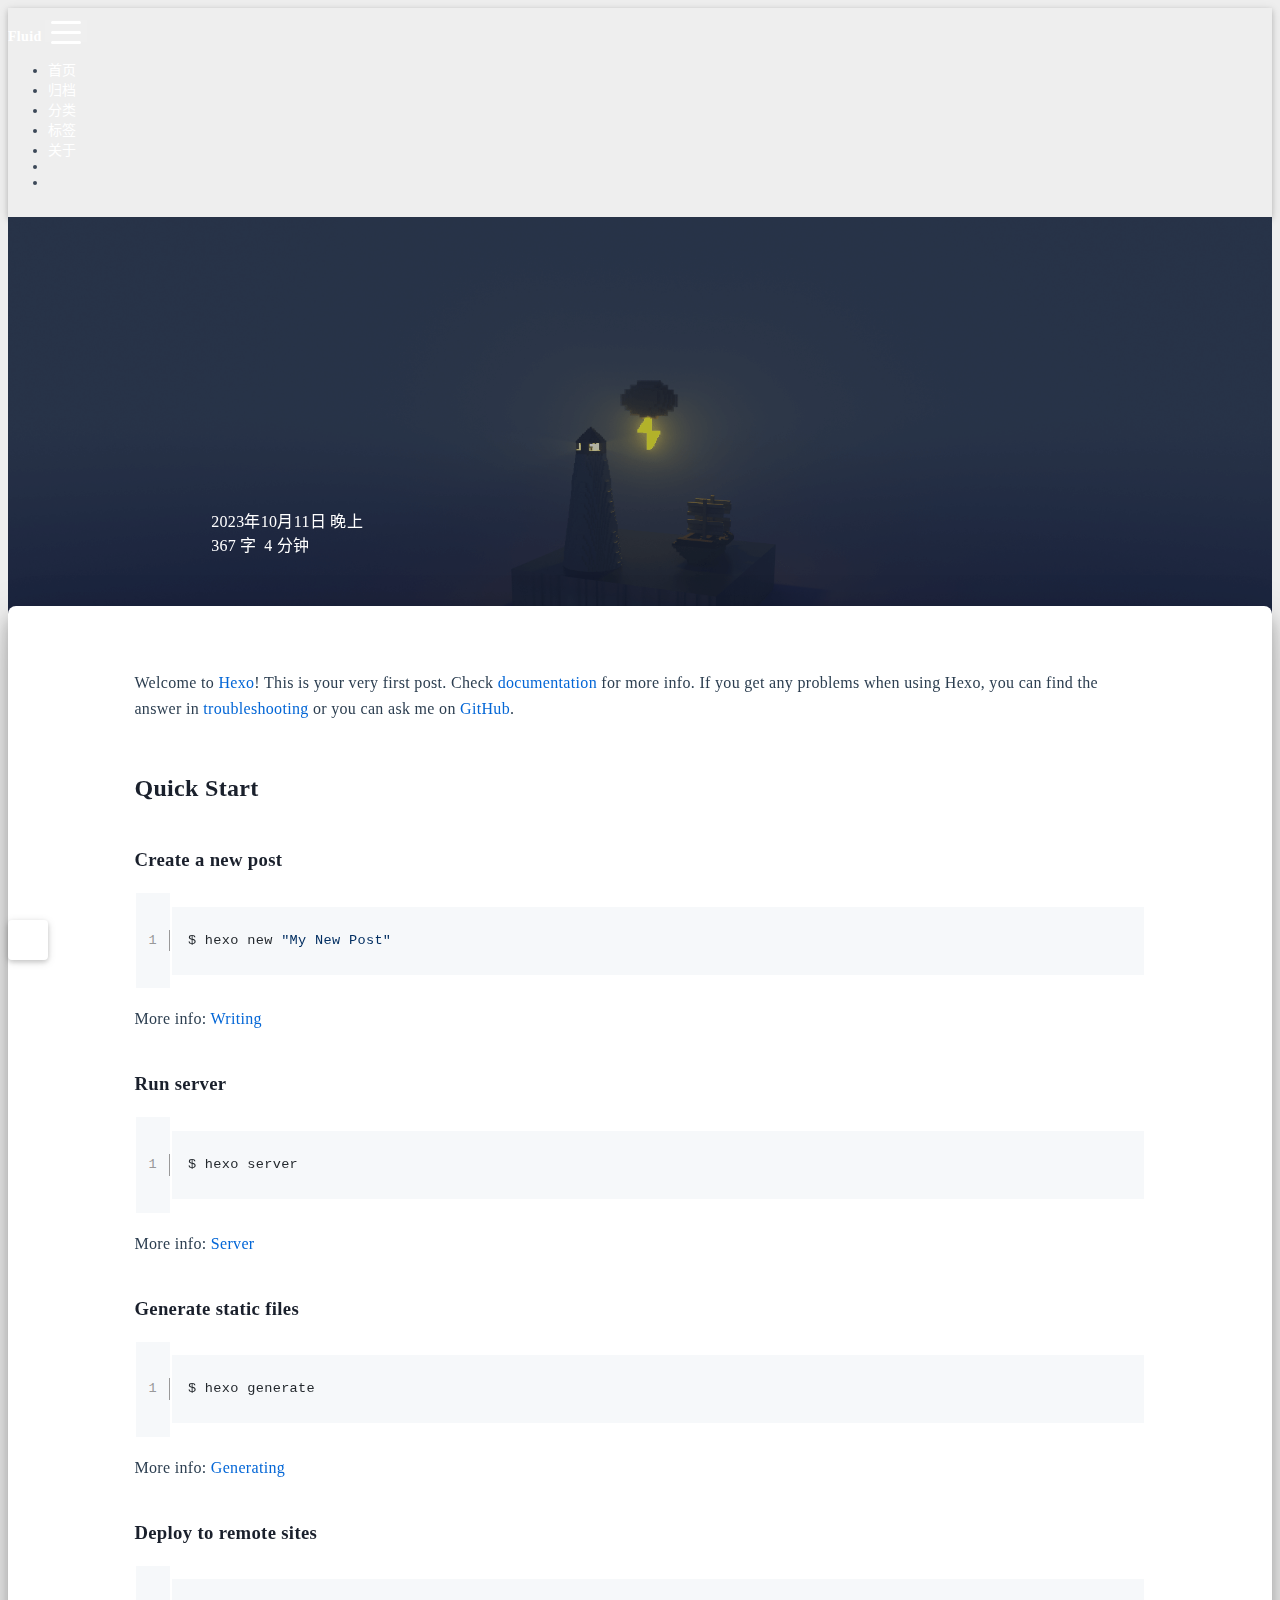
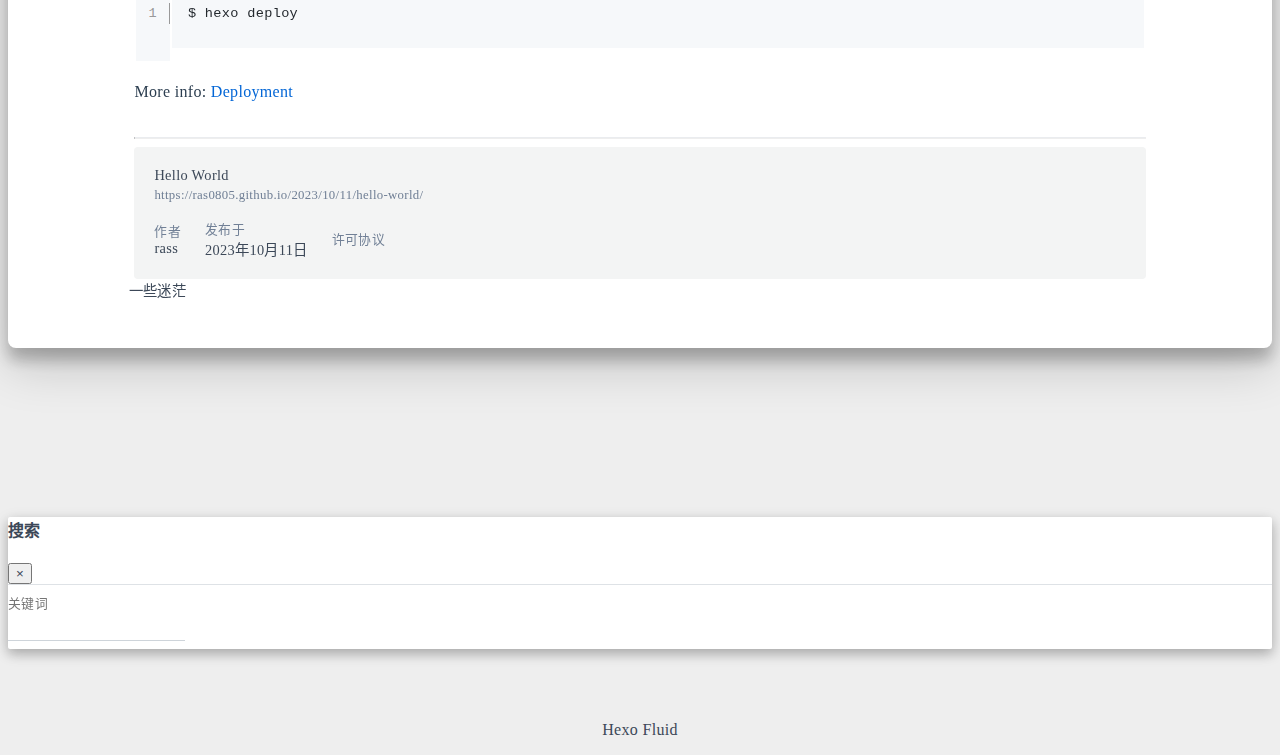
<file: 2023/10/11/hello-world/index.html>
<!DOCTYPE html>
<html lang="zh-CN" data-default-color-scheme=auto>



<head>
  <meta charset="UTF-8">
  <link rel="apple-touch-icon" sizes="76x76" href="/img/fluid.png">
  <link rel="icon" href="/img/fluid.png">
  <meta name="viewport" content="width=device-width, initial-scale=1.0, maximum-scale=5.0, shrink-to-fit=no">
  <meta http-equiv="x-ua-compatible" content="ie=edge">
  
  <meta name="theme-color" content="#2f4154">
  <meta name="author" content="rass">
  <meta name="keywords" content="">
  
    <meta name="description" content="Welcome to Hexo! This is your very first post. Check documentation for more info. If you get any problems when using Hexo, you can find the answer in troubleshooting or you can ask me on GitHub. Quick">
<meta property="og:type" content="article">
<meta property="og:title" content="Hello World">
<meta property="og:url" content="https://ras0805.github.io/2023/10/11/hello-world/index.html">
<meta property="og:site_name" content="Hexo">
<meta property="og:description" content="Welcome to Hexo! This is your very first post. Check documentation for more info. If you get any problems when using Hexo, you can find the answer in troubleshooting or you can ask me on GitHub. Quick">
<meta property="og:locale" content="zh_CN">
<meta property="article:published_time" content="2023-10-11T11:35:43.994Z">
<meta property="article:modified_time" content="2023-10-11T11:35:43.994Z">
<meta property="article:author" content="rass">
<meta name="twitter:card" content="summary_large_image">
  
  
  
  <title>Hello World - Hexo</title>

  <link  rel="stylesheet" href="https://lib.baomitu.com/twitter-bootstrap/4.6.1/css/bootstrap.min.css" />



  <link  rel="stylesheet" href="https://lib.baomitu.com/github-markdown-css/4.0.0/github-markdown.min.css" />

  <link  rel="stylesheet" href="https://lib.baomitu.com/hint.css/2.7.0/hint.min.css" />

  <link  rel="stylesheet" href="https://lib.baomitu.com/fancybox/3.5.7/jquery.fancybox.min.css" />



<!-- 主题依赖的图标库，不要自行修改 -->
<!-- Do not modify the link that theme dependent icons -->

<link rel="stylesheet" href="//at.alicdn.com/t/font_1749284_hj8rtnfg7um.css">



<link rel="stylesheet" href="//at.alicdn.com/t/font_1736178_lbnruvf0jn.css">


<link  rel="stylesheet" href="/css/main.css" />


  <link id="highlight-css" rel="stylesheet" href="/css/highlight.css" />
  
    <link id="highlight-css-dark" rel="stylesheet" href="/css/highlight-dark.css" />
  




  <script id="fluid-configs">
    var Fluid = window.Fluid || {};
    Fluid.ctx = Object.assign({}, Fluid.ctx)
    var CONFIG = {"hostname":"ras0805.github.io","root":"/","version":"1.9.5","typing":{"enable":true,"typeSpeed":70,"cursorChar":"_","loop":false,"scope":[]},"anchorjs":{"enable":true,"element":"h1,h2,h3,h4,h5,h6","placement":"left","visible":"hover","icon":""},"progressbar":{"enable":true,"height_px":3,"color":"#29d","options":{"showSpinner":false,"trickleSpeed":100}},"code_language":{"enable":true,"default":"TEXT"},"copy_btn":true,"image_caption":{"enable":true},"image_zoom":{"enable":true,"img_url_replace":["",""]},"toc":{"enable":true,"placement":"right","headingSelector":"h1,h2,h3,h4,h5,h6","collapseDepth":0},"lazyload":{"enable":true,"loading_img":"/img/loading.gif","onlypost":false,"offset_factor":2},"web_analytics":{"enable":false,"follow_dnt":true,"baidu":null,"google":{"measurement_id":null},"tencent":{"sid":null,"cid":null},"woyaola":null,"cnzz":null,"leancloud":{"app_id":null,"app_key":null,"server_url":null,"path":"window.location.pathname","ignore_local":false}},"search_path":"/local-search.xml","include_content_in_search":true};

    if (CONFIG.web_analytics.follow_dnt) {
      var dntVal = navigator.doNotTrack || window.doNotTrack || navigator.msDoNotTrack;
      Fluid.ctx.dnt = dntVal && (dntVal.startsWith('1') || dntVal.startsWith('yes') || dntVal.startsWith('on'));
    }
  </script>
  <script  src="/js/utils.js" ></script>
  <script  src="/js/color-schema.js" ></script>
  


  
<meta name="generator" content="Hexo 6.3.0"></head>


<body>
  

  <header>
    

<div class="header-inner" style="height: 70vh;">
  <nav id="navbar" class="navbar fixed-top  navbar-expand-lg navbar-dark scrolling-navbar">
  <div class="container">
    <a class="navbar-brand" href="/">
      <strong>Fluid</strong>
    </a>

    <button id="navbar-toggler-btn" class="navbar-toggler" type="button" data-toggle="collapse"
            data-target="#navbarSupportedContent"
            aria-controls="navbarSupportedContent" aria-expanded="false" aria-label="Toggle navigation">
      <div class="animated-icon"><span></span><span></span><span></span></div>
    </button>

    <!-- Collapsible content -->
    <div class="collapse navbar-collapse" id="navbarSupportedContent">
      <ul class="navbar-nav ml-auto text-center">
        
          
          
          
          
            <li class="nav-item">
              <a class="nav-link" href="/">
                <i class="iconfont icon-home-fill"></i>
                <span>首页</span>
              </a>
            </li>
          
        
          
          
          
          
            <li class="nav-item">
              <a class="nav-link" href="/archives/">
                <i class="iconfont icon-archive-fill"></i>
                <span>归档</span>
              </a>
            </li>
          
        
          
          
          
          
            <li class="nav-item">
              <a class="nav-link" href="/categories/">
                <i class="iconfont icon-category-fill"></i>
                <span>分类</span>
              </a>
            </li>
          
        
          
          
          
          
            <li class="nav-item">
              <a class="nav-link" href="/tags/">
                <i class="iconfont icon-tags-fill"></i>
                <span>标签</span>
              </a>
            </li>
          
        
          
          
          
          
            <li class="nav-item">
              <a class="nav-link" href="/about/">
                <i class="iconfont icon-user-fill"></i>
                <span>关于</span>
              </a>
            </li>
          
        
        
          <li class="nav-item" id="search-btn">
            <a class="nav-link" target="_self" href="javascript:;" data-toggle="modal" data-target="#modalSearch" aria-label="Search">
              <i class="iconfont icon-search"></i>
            </a>
          </li>
          
        
        
          <li class="nav-item" id="color-toggle-btn">
            <a class="nav-link" target="_self" href="javascript:;" aria-label="Color Toggle">
              <i class="iconfont icon-dark" id="color-toggle-icon"></i>
            </a>
          </li>
        
      </ul>
    </div>
  </div>
</nav>

  

<div id="banner" class="banner" parallax=true
     style="background: url('/img/default.png') no-repeat center center; background-size: cover;">
  <div class="full-bg-img">
    <div class="mask flex-center" style="background-color: rgba(0, 0, 0, 0.3)">
      <div class="banner-text text-center fade-in-up">
        <div class="h2">
          
            <span id="subtitle" data-typed-text="Hello World"></span>
          
        </div>

        
          
  <div class="mt-3">
    
    
      <span class="post-meta">
        <i class="iconfont icon-date-fill" aria-hidden="true"></i>
        <time datetime="2023-10-11 19:35" pubdate>
          2023年10月11日 晚上
        </time>
      </span>
    
  </div>

  <div class="mt-1">
    
      <span class="post-meta mr-2">
        <i class="iconfont icon-chart"></i>
        
          367 字
        
      </span>
    

    
      <span class="post-meta mr-2">
        <i class="iconfont icon-clock-fill"></i>
        
        
        
          4 分钟
        
      </span>
    

    
    
  </div>


        
      </div>

      
    </div>
  </div>
</div>

</div>

  </header>

  <main>
    
      

<div class="container-fluid nopadding-x">
  <div class="row nomargin-x">
    <div class="side-col d-none d-lg-block col-lg-2">
      

    </div>

    <div class="col-lg-8 nopadding-x-md">
      <div class="container nopadding-x-md" id="board-ctn">
        <div id="board">
          <article class="post-content mx-auto">
            <h1 id="seo-header">Hello World</h1>
            
            
              <div class="markdown-body">
                
                <p>Welcome to <a target="_blank" rel="noopener" href="https://hexo.io/">Hexo</a>! This is your very first post. Check <a target="_blank" rel="noopener" href="https://hexo.io/docs/">documentation</a> for more info. If you get any problems when using Hexo, you can find the answer in <a target="_blank" rel="noopener" href="https://hexo.io/docs/troubleshooting.html">troubleshooting</a> or you can ask me on <a target="_blank" rel="noopener" href="https://github.com/hexojs/hexo/issues">GitHub</a>.</p>
<h2 id="Quick-Start"><a href="#Quick-Start" class="headerlink" title="Quick Start"></a>Quick Start</h2><h3 id="Create-a-new-post"><a href="#Create-a-new-post" class="headerlink" title="Create a new post"></a>Create a new post</h3><figure class="highlight bash"><table><tr><td class="gutter"><pre><span class="line">1</span><br></pre></td><td class="code"><pre><code class="hljs bash">$ hexo new <span class="hljs-string">&quot;My New Post&quot;</span><br></code></pre></td></tr></table></figure>

<p>More info: <a target="_blank" rel="noopener" href="https://hexo.io/docs/writing.html">Writing</a></p>
<h3 id="Run-server"><a href="#Run-server" class="headerlink" title="Run server"></a>Run server</h3><figure class="highlight bash"><table><tr><td class="gutter"><pre><span class="line">1</span><br></pre></td><td class="code"><pre><code class="hljs bash">$ hexo server<br></code></pre></td></tr></table></figure>

<p>More info: <a target="_blank" rel="noopener" href="https://hexo.io/docs/server.html">Server</a></p>
<h3 id="Generate-static-files"><a href="#Generate-static-files" class="headerlink" title="Generate static files"></a>Generate static files</h3><figure class="highlight bash"><table><tr><td class="gutter"><pre><span class="line">1</span><br></pre></td><td class="code"><pre><code class="hljs bash">$ hexo generate<br></code></pre></td></tr></table></figure>

<p>More info: <a target="_blank" rel="noopener" href="https://hexo.io/docs/generating.html">Generating</a></p>
<h3 id="Deploy-to-remote-sites"><a href="#Deploy-to-remote-sites" class="headerlink" title="Deploy to remote sites"></a>Deploy to remote sites</h3><figure class="highlight bash"><table><tr><td class="gutter"><pre><span class="line">1</span><br></pre></td><td class="code"><pre><code class="hljs bash">$ hexo deploy<br></code></pre></td></tr></table></figure>

<p>More info: <a target="_blank" rel="noopener" href="https://hexo.io/docs/one-command-deployment.html">Deployment</a></p>

                
              </div>
            
            <hr/>
            <div>
              <div class="post-metas my-3">
  
  
</div>


              
  

  <div class="license-box my-3">
    <div class="license-title">
      <div>Hello World</div>
      <div>https://ras0805.github.io/2023/10/11/hello-world/</div>
    </div>
    <div class="license-meta">
      
        <div class="license-meta-item">
          <div>作者</div>
          <div>rass</div>
        </div>
      
      
        <div class="license-meta-item license-meta-date">
          <div>发布于</div>
          <div>2023年10月11日</div>
        </div>
      
      
      
        <div class="license-meta-item">
          <div>许可协议</div>
          <div>
            
              
              
                <a class="print-no-link" target="_blank" href="https://creativecommons.org/licenses/by/4.0/">
                  <span class="hint--top hint--rounded" aria-label="BY - 署名">
                    <i class="iconfont icon-by"></i>
                  </span>
                </a>
              
            
          </div>
        </div>
      
    </div>
    <div class="license-icon iconfont"></div>
  </div>



              
                <div class="post-prevnext my-3">
                  <article class="post-prev col-6">
                    
                    
                      <a href="/2023/10/25/%E4%B8%80%E4%BA%9B%E8%BF%B7%E8%8C%AB/" title="一些迷茫">
                        <i class="iconfont icon-arrowleft"></i>
                        <span class="hidden-mobile">一些迷茫</span>
                        <span class="visible-mobile">上一篇</span>
                      </a>
                    
                  </article>
                  <article class="post-next col-6">
                    
                    
                  </article>
                </div>
              
            </div>

            
          </article>
        </div>
      </div>
    </div>

    <div class="side-col d-none d-lg-block col-lg-2">
      
  <aside class="sidebar" style="margin-left: -1rem">
    <div id="toc">
  <p class="toc-header">
    <i class="iconfont icon-list"></i>
    <span>目录</span>
  </p>
  <div class="toc-body" id="toc-body"></div>
</div>



  </aside>


    </div>
  </div>
</div>





  



  



  



  



  







    

    
      <a id="scroll-top-button" aria-label="TOP" href="#" role="button">
        <i class="iconfont icon-arrowup" aria-hidden="true"></i>
      </a>
    

    
      <div class="modal fade" id="modalSearch" tabindex="-1" role="dialog" aria-labelledby="ModalLabel"
     aria-hidden="true">
  <div class="modal-dialog modal-dialog-scrollable modal-lg" role="document">
    <div class="modal-content">
      <div class="modal-header text-center">
        <h4 class="modal-title w-100 font-weight-bold">搜索</h4>
        <button type="button" id="local-search-close" class="close" data-dismiss="modal" aria-label="Close">
          <span aria-hidden="true">&times;</span>
        </button>
      </div>
      <div class="modal-body mx-3">
        <div class="md-form mb-5">
          <input type="text" id="local-search-input" class="form-control validate">
          <label data-error="x" data-success="v" for="local-search-input">关键词</label>
        </div>
        <div class="list-group" id="local-search-result"></div>
      </div>
    </div>
  </div>
</div>

    

    
  </main>

  <footer>
    <div class="footer-inner">
  
    <div class="footer-content">
       <a href="https://hexo.io" target="_blank" rel="nofollow noopener"><span>Hexo</span></a> <i class="iconfont icon-love"></i> <a href="https://github.com/fluid-dev/hexo-theme-fluid" target="_blank" rel="nofollow noopener"><span>Fluid</span></a> 
    </div>
  
  
  
  
</div>

  </footer>

  <!-- Scripts -->
  
  <script  src="https://lib.baomitu.com/nprogress/0.2.0/nprogress.min.js" ></script>
  <link  rel="stylesheet" href="https://lib.baomitu.com/nprogress/0.2.0/nprogress.min.css" />

  <script>
    NProgress.configure({"showSpinner":false,"trickleSpeed":100})
    NProgress.start()
    window.addEventListener('load', function() {
      NProgress.done();
    })
  </script>


<script  src="https://lib.baomitu.com/jquery/3.6.4/jquery.min.js" ></script>
<script  src="https://lib.baomitu.com/twitter-bootstrap/4.6.1/js/bootstrap.min.js" ></script>
<script  src="/js/events.js" ></script>
<script  src="/js/plugins.js" ></script>


  <script  src="https://lib.baomitu.com/typed.js/2.0.12/typed.min.js" ></script>
  <script>
    (function (window, document) {
      var typing = Fluid.plugins.typing;
      var subtitle = document.getElementById('subtitle');
      if (!subtitle || !typing) {
        return;
      }
      var text = subtitle.getAttribute('data-typed-text');
      
        typing(text);
      
    })(window, document);
  </script>




  
    <script  src="/js/img-lazyload.js" ></script>
  




  
<script>
  Fluid.utils.createScript('https://lib.baomitu.com/tocbot/4.20.1/tocbot.min.js', function() {
    var toc = jQuery('#toc');
    if (toc.length === 0 || !window.tocbot) { return; }
    var boardCtn = jQuery('#board-ctn');
    var boardTop = boardCtn.offset().top;

    window.tocbot.init(Object.assign({
      tocSelector     : '#toc-body',
      contentSelector : '.markdown-body',
      linkClass       : 'tocbot-link',
      activeLinkClass : 'tocbot-active-link',
      listClass       : 'tocbot-list',
      isCollapsedClass: 'tocbot-is-collapsed',
      collapsibleClass: 'tocbot-is-collapsible',
      scrollSmooth    : true,
      includeTitleTags: true,
      headingsOffset  : -boardTop,
    }, CONFIG.toc));
    if (toc.find('.toc-list-item').length > 0) {
      toc.css('visibility', 'visible');
    }

    Fluid.events.registerRefreshCallback(function() {
      if ('tocbot' in window) {
        tocbot.refresh();
        var toc = jQuery('#toc');
        if (toc.length === 0 || !tocbot) {
          return;
        }
        if (toc.find('.toc-list-item').length > 0) {
          toc.css('visibility', 'visible');
        }
      }
    });
  });
</script>


  <script src=https://lib.baomitu.com/clipboard.js/2.0.11/clipboard.min.js></script>

  <script>Fluid.plugins.codeWidget();</script>


  
<script>
  Fluid.utils.createScript('https://lib.baomitu.com/anchor-js/4.3.1/anchor.min.js', function() {
    window.anchors.options = {
      placement: CONFIG.anchorjs.placement,
      visible  : CONFIG.anchorjs.visible
    };
    if (CONFIG.anchorjs.icon) {
      window.anchors.options.icon = CONFIG.anchorjs.icon;
    }
    var el = (CONFIG.anchorjs.element || 'h1,h2,h3,h4,h5,h6').split(',');
    var res = [];
    for (var item of el) {
      res.push('.markdown-body > ' + item.trim());
    }
    if (CONFIG.anchorjs.placement === 'left') {
      window.anchors.options.class = 'anchorjs-link-left';
    }
    window.anchors.add(res.join(', '));

    Fluid.events.registerRefreshCallback(function() {
      if ('anchors' in window) {
        anchors.removeAll();
        var el = (CONFIG.anchorjs.element || 'h1,h2,h3,h4,h5,h6').split(',');
        var res = [];
        for (var item of el) {
          res.push('.markdown-body > ' + item.trim());
        }
        if (CONFIG.anchorjs.placement === 'left') {
          anchors.options.class = 'anchorjs-link-left';
        }
        anchors.add(res.join(', '));
      }
    });
  });
</script>


  
<script>
  Fluid.utils.createScript('https://lib.baomitu.com/fancybox/3.5.7/jquery.fancybox.min.js', function() {
    Fluid.plugins.fancyBox();
  });
</script>


  <script>Fluid.plugins.imageCaption();</script>

  <script  src="/js/local-search.js" ></script>





<!-- 主题的启动项，将它保持在最底部 -->
<!-- the boot of the theme, keep it at the bottom -->
<script  src="/js/boot.js" ></script>


  

  <noscript>
    <div class="noscript-warning">博客在允许 JavaScript 运行的环境下浏览效果更佳</div>
  </noscript>
</body>
</html>
</file>
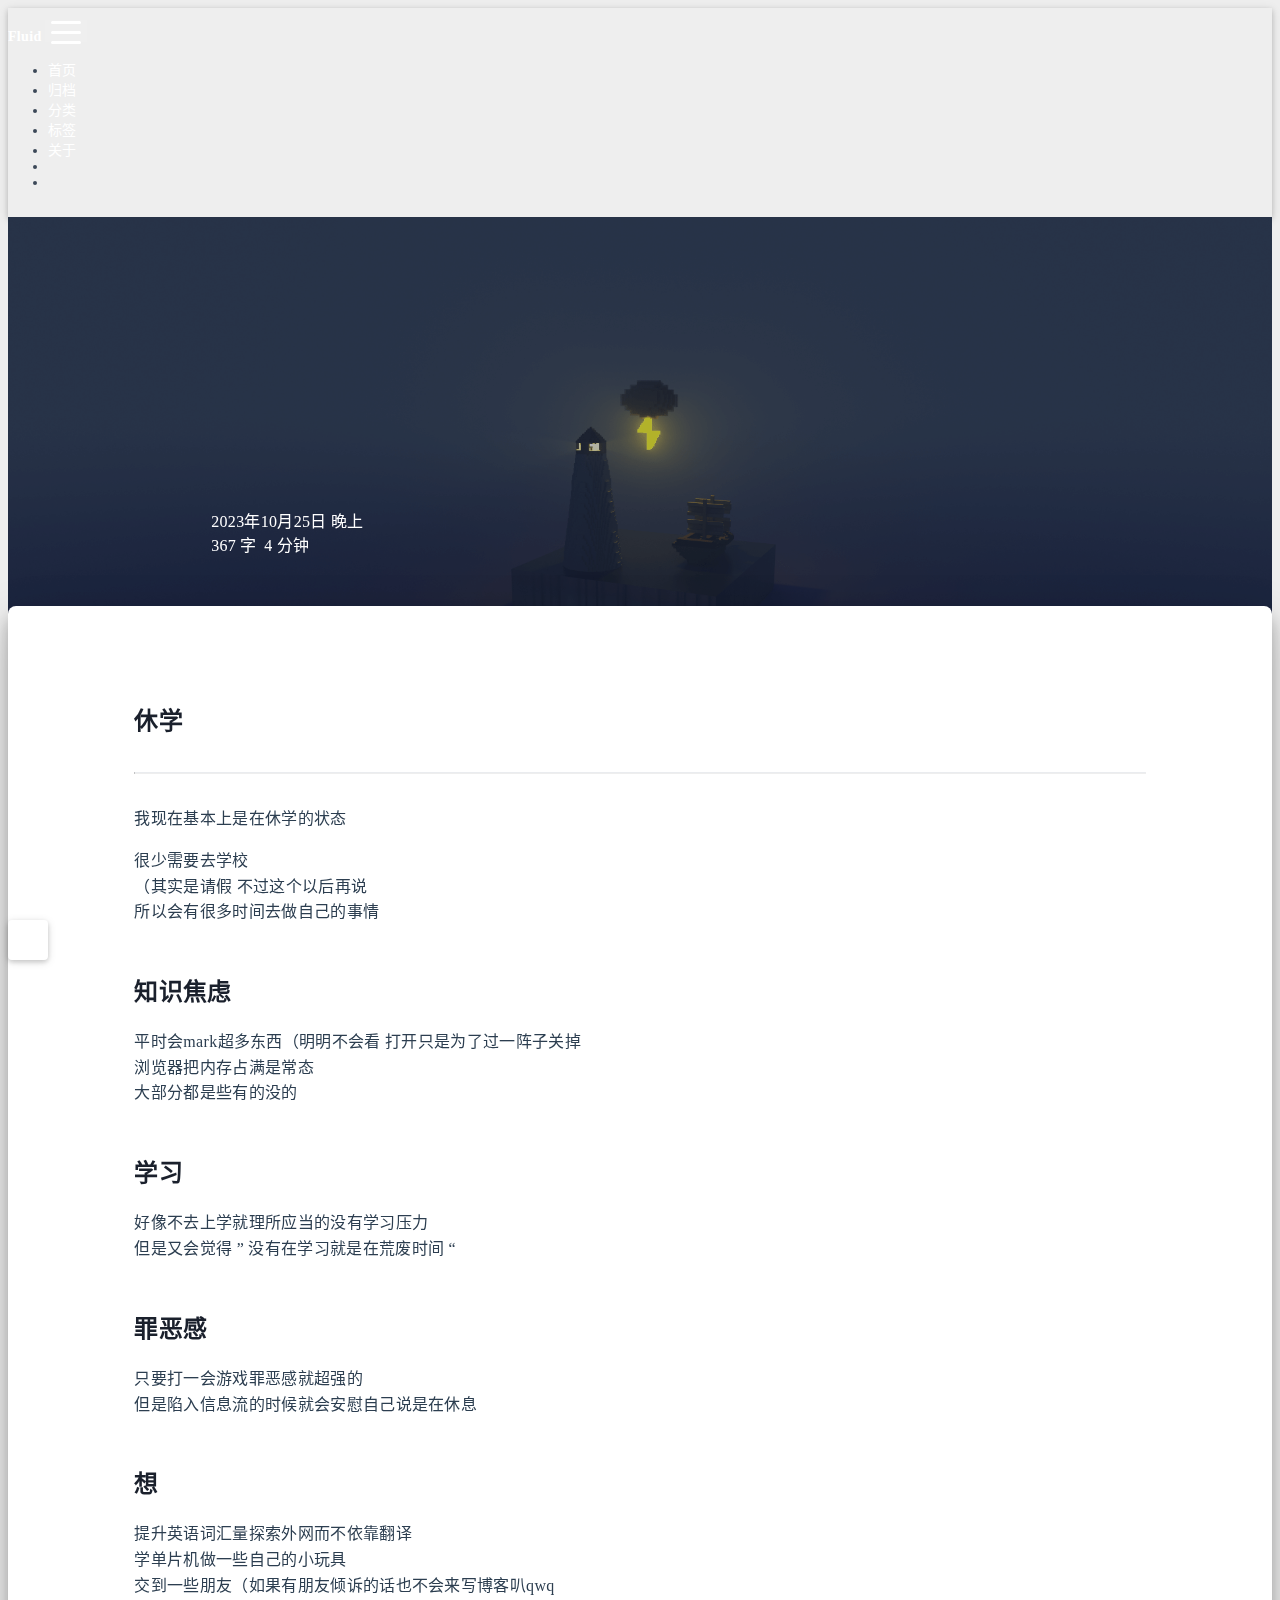
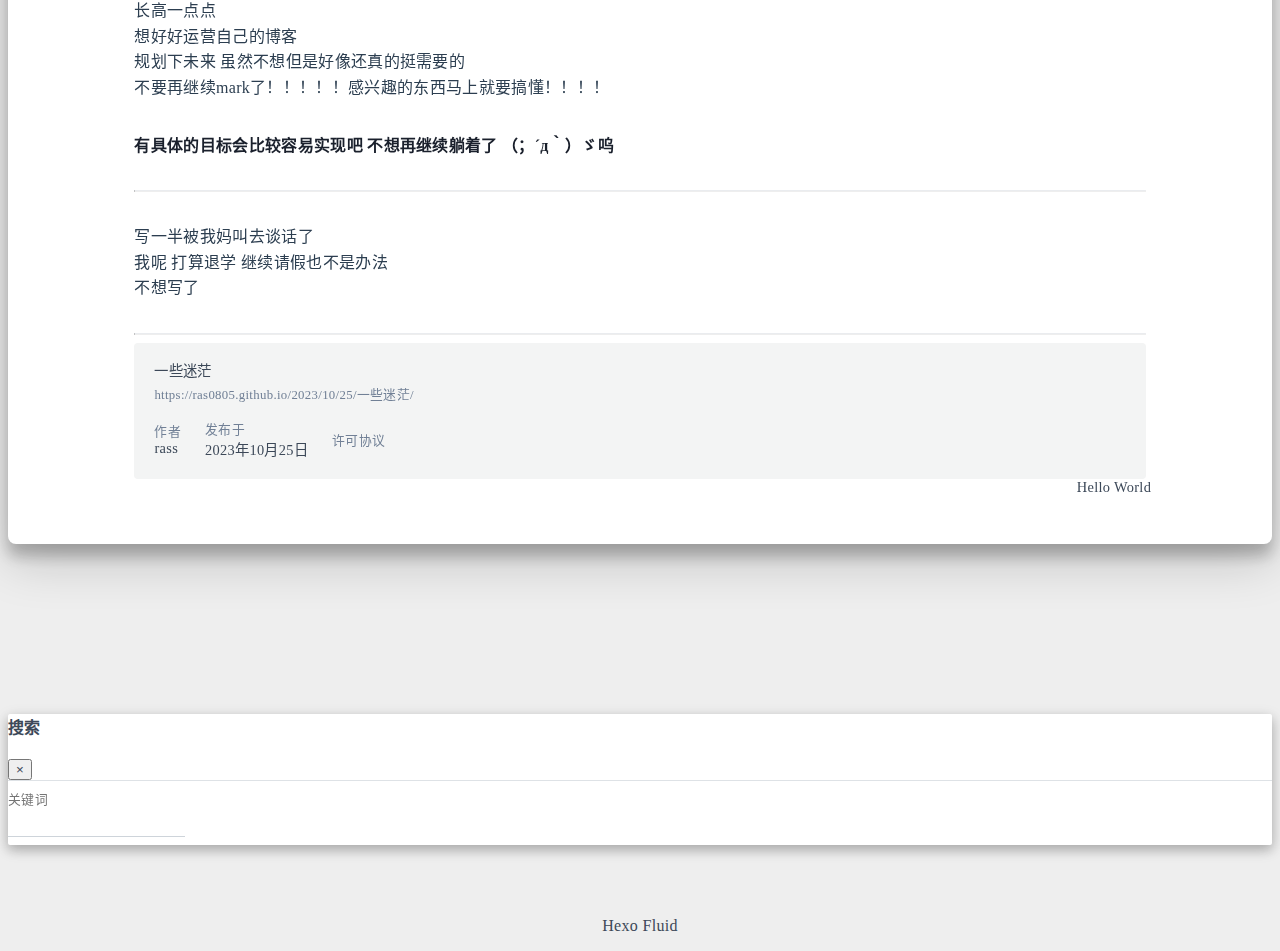
<file: 2023/10/25/一些迷茫/index.html>
<!DOCTYPE html>
<html lang="zh-CN" data-default-color-scheme=auto>



<head>
  <meta charset="UTF-8">
  <link rel="apple-touch-icon" sizes="76x76" href="/img/fluid.png">
  <link rel="icon" href="/img/fluid.png">
  <meta name="viewport" content="width=device-width, initial-scale=1.0, maximum-scale=5.0, shrink-to-fit=no">
  <meta http-equiv="x-ua-compatible" content="ie=edge">
  
  <meta name="theme-color" content="#2f4154">
  <meta name="author" content="rass">
  <meta name="keywords" content="">
  
    <meta name="description" content="休学 我现在基本上是在休学的状态">
<meta property="og:type" content="article">
<meta property="og:title" content="一些迷茫">
<meta property="og:url" content="https://ras0805.github.io/2023/10/25/%E4%B8%80%E4%BA%9B%E8%BF%B7%E8%8C%AB/index.html">
<meta property="og:site_name" content="Hexo">
<meta property="og:description" content="休学 我现在基本上是在休学的状态">
<meta property="og:locale" content="zh_CN">
<meta property="article:published_time" content="2023-10-25T13:54:10.957Z">
<meta property="article:modified_time" content="2023-11-18T08:22:30.160Z">
<meta property="article:author" content="rass">
<meta name="twitter:card" content="summary_large_image">
  
  
  
  <title>一些迷茫 - Hexo</title>

  <link  rel="stylesheet" href="https://lib.baomitu.com/twitter-bootstrap/4.6.1/css/bootstrap.min.css" />



  <link  rel="stylesheet" href="https://lib.baomitu.com/github-markdown-css/4.0.0/github-markdown.min.css" />

  <link  rel="stylesheet" href="https://lib.baomitu.com/hint.css/2.7.0/hint.min.css" />

  <link  rel="stylesheet" href="https://lib.baomitu.com/fancybox/3.5.7/jquery.fancybox.min.css" />



<!-- 主题依赖的图标库，不要自行修改 -->
<!-- Do not modify the link that theme dependent icons -->

<link rel="stylesheet" href="//at.alicdn.com/t/font_1749284_hj8rtnfg7um.css">



<link rel="stylesheet" href="//at.alicdn.com/t/font_1736178_lbnruvf0jn.css">


<link  rel="stylesheet" href="/css/main.css" />


  <link id="highlight-css" rel="stylesheet" href="/css/highlight.css" />
  
    <link id="highlight-css-dark" rel="stylesheet" href="/css/highlight-dark.css" />
  




  <script id="fluid-configs">
    var Fluid = window.Fluid || {};
    Fluid.ctx = Object.assign({}, Fluid.ctx)
    var CONFIG = {"hostname":"ras0805.github.io","root":"/","version":"1.9.5","typing":{"enable":true,"typeSpeed":70,"cursorChar":"_","loop":false,"scope":[]},"anchorjs":{"enable":true,"element":"h1,h2,h3,h4,h5,h6","placement":"left","visible":"hover","icon":""},"progressbar":{"enable":true,"height_px":3,"color":"#29d","options":{"showSpinner":false,"trickleSpeed":100}},"code_language":{"enable":true,"default":"TEXT"},"copy_btn":true,"image_caption":{"enable":true},"image_zoom":{"enable":true,"img_url_replace":["",""]},"toc":{"enable":true,"placement":"right","headingSelector":"h1,h2,h3,h4,h5,h6","collapseDepth":0},"lazyload":{"enable":true,"loading_img":"/img/loading.gif","onlypost":false,"offset_factor":2},"web_analytics":{"enable":false,"follow_dnt":true,"baidu":null,"google":{"measurement_id":null},"tencent":{"sid":null,"cid":null},"woyaola":null,"cnzz":null,"leancloud":{"app_id":null,"app_key":null,"server_url":null,"path":"window.location.pathname","ignore_local":false}},"search_path":"/local-search.xml","include_content_in_search":true};

    if (CONFIG.web_analytics.follow_dnt) {
      var dntVal = navigator.doNotTrack || window.doNotTrack || navigator.msDoNotTrack;
      Fluid.ctx.dnt = dntVal && (dntVal.startsWith('1') || dntVal.startsWith('yes') || dntVal.startsWith('on'));
    }
  </script>
  <script  src="/js/utils.js" ></script>
  <script  src="/js/color-schema.js" ></script>
  


  
<meta name="generator" content="Hexo 6.3.0"></head>


<body>
  

  <header>
    

<div class="header-inner" style="height: 70vh;">
  <nav id="navbar" class="navbar fixed-top  navbar-expand-lg navbar-dark scrolling-navbar">
  <div class="container">
    <a class="navbar-brand" href="/">
      <strong>Fluid</strong>
    </a>

    <button id="navbar-toggler-btn" class="navbar-toggler" type="button" data-toggle="collapse"
            data-target="#navbarSupportedContent"
            aria-controls="navbarSupportedContent" aria-expanded="false" aria-label="Toggle navigation">
      <div class="animated-icon"><span></span><span></span><span></span></div>
    </button>

    <!-- Collapsible content -->
    <div class="collapse navbar-collapse" id="navbarSupportedContent">
      <ul class="navbar-nav ml-auto text-center">
        
          
          
          
          
            <li class="nav-item">
              <a class="nav-link" href="/">
                <i class="iconfont icon-home-fill"></i>
                <span>首页</span>
              </a>
            </li>
          
        
          
          
          
          
            <li class="nav-item">
              <a class="nav-link" href="/archives/">
                <i class="iconfont icon-archive-fill"></i>
                <span>归档</span>
              </a>
            </li>
          
        
          
          
          
          
            <li class="nav-item">
              <a class="nav-link" href="/categories/">
                <i class="iconfont icon-category-fill"></i>
                <span>分类</span>
              </a>
            </li>
          
        
          
          
          
          
            <li class="nav-item">
              <a class="nav-link" href="/tags/">
                <i class="iconfont icon-tags-fill"></i>
                <span>标签</span>
              </a>
            </li>
          
        
          
          
          
          
            <li class="nav-item">
              <a class="nav-link" href="/about/">
                <i class="iconfont icon-user-fill"></i>
                <span>关于</span>
              </a>
            </li>
          
        
        
          <li class="nav-item" id="search-btn">
            <a class="nav-link" target="_self" href="javascript:;" data-toggle="modal" data-target="#modalSearch" aria-label="Search">
              <i class="iconfont icon-search"></i>
            </a>
          </li>
          
        
        
          <li class="nav-item" id="color-toggle-btn">
            <a class="nav-link" target="_self" href="javascript:;" aria-label="Color Toggle">
              <i class="iconfont icon-dark" id="color-toggle-icon"></i>
            </a>
          </li>
        
      </ul>
    </div>
  </div>
</nav>

  

<div id="banner" class="banner" parallax=true
     style="background: url('/img/default.png') no-repeat center center; background-size: cover;">
  <div class="full-bg-img">
    <div class="mask flex-center" style="background-color: rgba(0, 0, 0, 0.3)">
      <div class="banner-text text-center fade-in-up">
        <div class="h2">
          
            <span id="subtitle" data-typed-text="一些迷茫"></span>
          
        </div>

        
          
  <div class="mt-3">
    
    
      <span class="post-meta">
        <i class="iconfont icon-date-fill" aria-hidden="true"></i>
        <time datetime="2023-10-25 21:54" pubdate>
          2023年10月25日 晚上
        </time>
      </span>
    
  </div>

  <div class="mt-1">
    
      <span class="post-meta mr-2">
        <i class="iconfont icon-chart"></i>
        
          367 字
        
      </span>
    

    
      <span class="post-meta mr-2">
        <i class="iconfont icon-clock-fill"></i>
        
        
        
          4 分钟
        
      </span>
    

    
    
  </div>


        
      </div>

      
    </div>
  </div>
</div>

</div>

  </header>

  <main>
    
      

<div class="container-fluid nopadding-x">
  <div class="row nomargin-x">
    <div class="side-col d-none d-lg-block col-lg-2">
      

    </div>

    <div class="col-lg-8 nopadding-x-md">
      <div class="container nopadding-x-md" id="board-ctn">
        <div id="board">
          <article class="post-content mx-auto">
            <h1 id="seo-header">一些迷茫</h1>
            
            
              <div class="markdown-body">
                
                <h2 id="休学"><a href="#休学" class="headerlink" title="休学"></a>休学</h2><hr>
<p>我现在基本上是在休学的状态    </p>
<span id="more"></span>
<p>很少需要去学校<br>（其实是请假 不过这个以后再说<br>所以会有很多时间去做自己的事情  </p>
<h2 id="知识焦虑"><a href="#知识焦虑" class="headerlink" title="知识焦虑"></a>知识焦虑</h2><p>平时会mark超多东西（明明不会看 打开只是为了过一阵子关掉<br>浏览器把内存占满是常态<br>大部分都是些有的没的</p>
<h2 id="学习"><a href="#学习" class="headerlink" title="学习"></a>学习</h2><p>好像不去上学就理所应当的没有学习压力<br>但是又会觉得 ” 没有在学习就是在荒废时间 “ </p>
<h2 id="罪恶感"><a href="#罪恶感" class="headerlink" title="罪恶感"></a>罪恶感</h2><p>只要打一会游戏罪恶感就超强的<br>但是陷入信息流的时候就会安慰自己说是在休息  </p>
<h2 id="想"><a href="#想" class="headerlink" title="想"></a>想</h2><p>提升英语词汇量探索外网而不依靠翻译<br>学单片机做一些自己的小玩具<br>交到一些朋友（如果有朋友倾诉的话也不会来写博客叭qwq<br>长高一点点<br>想好好运营自己的博客<br>规划下未来 虽然不想但是好像还真的挺需要的<br>不要再继续mark了！！！！！感兴趣的东西马上就要搞懂！！！！</p>
<h4 id="有具体的目标会比较容易实现吧-不想再继续躺着了-（；´д｀）ゞ呜"><a href="#有具体的目标会比较容易实现吧-不想再继续躺着了-（；´д｀）ゞ呜" class="headerlink" title="有具体的目标会比较容易实现吧 不想再继续躺着了 （；´д｀）ゞ呜"></a>有具体的目标会比较容易实现吧 不想再继续躺着了 （；´д｀）ゞ呜</h4><hr>
<p>写一半被我妈叫去谈话了<br>我呢 打算退学 继续请假也不是办法<br>不想写了  </p>

                
              </div>
            
            <hr/>
            <div>
              <div class="post-metas my-3">
  
  
</div>


              
  

  <div class="license-box my-3">
    <div class="license-title">
      <div>一些迷茫</div>
      <div>https://ras0805.github.io/2023/10/25/一些迷茫/</div>
    </div>
    <div class="license-meta">
      
        <div class="license-meta-item">
          <div>作者</div>
          <div>rass</div>
        </div>
      
      
        <div class="license-meta-item license-meta-date">
          <div>发布于</div>
          <div>2023年10月25日</div>
        </div>
      
      
      
        <div class="license-meta-item">
          <div>许可协议</div>
          <div>
            
              
              
                <a class="print-no-link" target="_blank" href="https://creativecommons.org/licenses/by/4.0/">
                  <span class="hint--top hint--rounded" aria-label="BY - 署名">
                    <i class="iconfont icon-by"></i>
                  </span>
                </a>
              
            
          </div>
        </div>
      
    </div>
    <div class="license-icon iconfont"></div>
  </div>



              
                <div class="post-prevnext my-3">
                  <article class="post-prev col-6">
                    
                    
                  </article>
                  <article class="post-next col-6">
                    
                    
                      <a href="/2023/10/11/hello-world/" title="Hello World">
                        <span class="hidden-mobile">Hello World</span>
                        <span class="visible-mobile">下一篇</span>
                        <i class="iconfont icon-arrowright"></i>
                      </a>
                    
                  </article>
                </div>
              
            </div>

            
          </article>
        </div>
      </div>
    </div>

    <div class="side-col d-none d-lg-block col-lg-2">
      
  <aside class="sidebar" style="margin-left: -1rem">
    <div id="toc">
  <p class="toc-header">
    <i class="iconfont icon-list"></i>
    <span>目录</span>
  </p>
  <div class="toc-body" id="toc-body"></div>
</div>



  </aside>


    </div>
  </div>
</div>





  



  



  



  



  







    

    
      <a id="scroll-top-button" aria-label="TOP" href="#" role="button">
        <i class="iconfont icon-arrowup" aria-hidden="true"></i>
      </a>
    

    
      <div class="modal fade" id="modalSearch" tabindex="-1" role="dialog" aria-labelledby="ModalLabel"
     aria-hidden="true">
  <div class="modal-dialog modal-dialog-scrollable modal-lg" role="document">
    <div class="modal-content">
      <div class="modal-header text-center">
        <h4 class="modal-title w-100 font-weight-bold">搜索</h4>
        <button type="button" id="local-search-close" class="close" data-dismiss="modal" aria-label="Close">
          <span aria-hidden="true">&times;</span>
        </button>
      </div>
      <div class="modal-body mx-3">
        <div class="md-form mb-5">
          <input type="text" id="local-search-input" class="form-control validate">
          <label data-error="x" data-success="v" for="local-search-input">关键词</label>
        </div>
        <div class="list-group" id="local-search-result"></div>
      </div>
    </div>
  </div>
</div>

    

    
  </main>

  <footer>
    <div class="footer-inner">
  
    <div class="footer-content">
       <a href="https://hexo.io" target="_blank" rel="nofollow noopener"><span>Hexo</span></a> <i class="iconfont icon-love"></i> <a href="https://github.com/fluid-dev/hexo-theme-fluid" target="_blank" rel="nofollow noopener"><span>Fluid</span></a> 
    </div>
  
  
  
  
</div>

  </footer>

  <!-- Scripts -->
  
  <script  src="https://lib.baomitu.com/nprogress/0.2.0/nprogress.min.js" ></script>
  <link  rel="stylesheet" href="https://lib.baomitu.com/nprogress/0.2.0/nprogress.min.css" />

  <script>
    NProgress.configure({"showSpinner":false,"trickleSpeed":100})
    NProgress.start()
    window.addEventListener('load', function() {
      NProgress.done();
    })
  </script>


<script  src="https://lib.baomitu.com/jquery/3.6.4/jquery.min.js" ></script>
<script  src="https://lib.baomitu.com/twitter-bootstrap/4.6.1/js/bootstrap.min.js" ></script>
<script  src="/js/events.js" ></script>
<script  src="/js/plugins.js" ></script>


  <script  src="https://lib.baomitu.com/typed.js/2.0.12/typed.min.js" ></script>
  <script>
    (function (window, document) {
      var typing = Fluid.plugins.typing;
      var subtitle = document.getElementById('subtitle');
      if (!subtitle || !typing) {
        return;
      }
      var text = subtitle.getAttribute('data-typed-text');
      
        typing(text);
      
    })(window, document);
  </script>




  
    <script  src="/js/img-lazyload.js" ></script>
  




  
<script>
  Fluid.utils.createScript('https://lib.baomitu.com/tocbot/4.20.1/tocbot.min.js', function() {
    var toc = jQuery('#toc');
    if (toc.length === 0 || !window.tocbot) { return; }
    var boardCtn = jQuery('#board-ctn');
    var boardTop = boardCtn.offset().top;

    window.tocbot.init(Object.assign({
      tocSelector     : '#toc-body',
      contentSelector : '.markdown-body',
      linkClass       : 'tocbot-link',
      activeLinkClass : 'tocbot-active-link',
      listClass       : 'tocbot-list',
      isCollapsedClass: 'tocbot-is-collapsed',
      collapsibleClass: 'tocbot-is-collapsible',
      scrollSmooth    : true,
      includeTitleTags: true,
      headingsOffset  : -boardTop,
    }, CONFIG.toc));
    if (toc.find('.toc-list-item').length > 0) {
      toc.css('visibility', 'visible');
    }

    Fluid.events.registerRefreshCallback(function() {
      if ('tocbot' in window) {
        tocbot.refresh();
        var toc = jQuery('#toc');
        if (toc.length === 0 || !tocbot) {
          return;
        }
        if (toc.find('.toc-list-item').length > 0) {
          toc.css('visibility', 'visible');
        }
      }
    });
  });
</script>


  <script src=https://lib.baomitu.com/clipboard.js/2.0.11/clipboard.min.js></script>

  <script>Fluid.plugins.codeWidget();</script>


  
<script>
  Fluid.utils.createScript('https://lib.baomitu.com/anchor-js/4.3.1/anchor.min.js', function() {
    window.anchors.options = {
      placement: CONFIG.anchorjs.placement,
      visible  : CONFIG.anchorjs.visible
    };
    if (CONFIG.anchorjs.icon) {
      window.anchors.options.icon = CONFIG.anchorjs.icon;
    }
    var el = (CONFIG.anchorjs.element || 'h1,h2,h3,h4,h5,h6').split(',');
    var res = [];
    for (var item of el) {
      res.push('.markdown-body > ' + item.trim());
    }
    if (CONFIG.anchorjs.placement === 'left') {
      window.anchors.options.class = 'anchorjs-link-left';
    }
    window.anchors.add(res.join(', '));

    Fluid.events.registerRefreshCallback(function() {
      if ('anchors' in window) {
        anchors.removeAll();
        var el = (CONFIG.anchorjs.element || 'h1,h2,h3,h4,h5,h6').split(',');
        var res = [];
        for (var item of el) {
          res.push('.markdown-body > ' + item.trim());
        }
        if (CONFIG.anchorjs.placement === 'left') {
          anchors.options.class = 'anchorjs-link-left';
        }
        anchors.add(res.join(', '));
      }
    });
  });
</script>


  
<script>
  Fluid.utils.createScript('https://lib.baomitu.com/fancybox/3.5.7/jquery.fancybox.min.js', function() {
    Fluid.plugins.fancyBox();
  });
</script>


  <script>Fluid.plugins.imageCaption();</script>

  <script  src="/js/local-search.js" ></script>





<!-- 主题的启动项，将它保持在最底部 -->
<!-- the boot of the theme, keep it at the bottom -->
<script  src="/js/boot.js" ></script>


  

  <noscript>
    <div class="noscript-warning">博客在允许 JavaScript 运行的环境下浏览效果更佳</div>
  </noscript>
</body>
</html>
</file>
<file: css/main.css>
.anchorjs-link {
  text-decoration: none !important;
  transition: opacity 0.2s ease-in-out;
}
.markdown-body h1:hover > .anchorjs-link,
h2:hover > .anchorjs-link,
h3:hover > .anchorjs-link,
h4:hover > .anchorjs-link,
h5:hover > .anchorjs-link,
h6:hover > .anchorjs-link {
  opacity: 1;
}
.banner {
  height: 100%;
  position: relative;
  overflow: hidden;
  cursor: default;
}
.banner .mask {
  position: absolute;
  width: 100%;
  height: 100%;
  background-color: rgba(0,0,0,0.3);
}
.banner[parallax="true"] {
  will-change: transform;
  -webkit-transform-style: preserve-3d;
  -webkit-backface-visibility: hidden;
  transition: transform 0.05s ease-out;
}
@media (max-width: 100vh) {
  .header-inner {
    max-height: 100vw;
  }
  #board {
    margin-top: -1rem !important;
  }
}
@media (max-width: 79.99vh) {
  .scroll-down-bar {
    display: none;
  }
}
#board {
  position: relative;
  margin-top: -2rem;
  padding: 3rem 0;
  background-color: var(--board-bg-color);
  transition: background-color 0.2s ease-in-out;
  border-radius: 0.5rem;
  z-index: 3;
  -webkit-box-shadow: 0 12px 15px 0 rgba(0,0,0,0.24), 0 17px 50px 0 rgba(0,0,0,0.19);
  box-shadow: 0 12px 15px 0 rgba(0,0,0,0.24), 0 17px 50px 0 rgba(0,0,0,0.19);
}
.code-widget {
  display: inline-block;
  background-color: transparent;
  font-size: 0.75rem;
  line-height: 1;
  font-weight: bold;
  padding: 0.3rem 0.1rem 0.1rem 0.1rem;
  position: absolute;
  right: 0.45rem;
  top: 0.15rem;
  z-index: 1;
}
.code-widget-light {
  color: #999;
}
.code-widget-dark {
  color: #bababa;
}
.copy-btn {
  cursor: pointer;
  user-select: none;
  -webkit-appearance: none;
  outline: none;
}
.copy-btn > i {
  font-size: 0.75rem !important;
  font-weight: 400;
  margin-right: 0.15rem;
  opacity: 0;
  transition: opacity 0.2s ease-in-out;
}
.markdown-body pre:hover > .copy-btn > i {
  opacity: 0.9;
}
.markdown-body pre:hover > .copy-btn,
.markdown-body pre:not(:hover) > .copy-btn {
  outline: none;
}
.license-box {
  background-color: rgba(27,31,35,0.05);
  transition: background-color 0.2s ease-in-out;
  border-radius: 4px;
  font-size: 0.9rem;
  overflow: hidden;
  padding: 1.25rem;
  position: relative;
  z-index: 1;
}
.license-box .license-icon {
  position: absolute;
  top: 50%;
  left: 100%;
}
.license-box .license-icon::after {
  content: "\e8e4";
  font-size: 12.5rem;
  line-height: 1;
  opacity: 0.1;
  position: relative;
  left: -0.85em;
  bottom: 0.5em;
  z-index: -1;
}
.license-box .license-title {
  margin-bottom: 1rem;
}
.license-box .license-title div:nth-child(1) {
  line-height: 1.2;
  margin-bottom: 0.25rem;
}
.license-box .license-title div:nth-child(2) {
  color: var(--sec-text-color);
  font-size: 0.8rem;
}
.license-box .license-meta {
  align-items: center;
  display: flex;
  flex-wrap: wrap;
  justify-content: flex-start;
}
.license-box .license-meta .license-meta-item {
  align-items: center;
  justify-content: center;
  margin-right: 1.5rem;
}
.license-box .license-meta .license-meta-item div:nth-child(1) {
  color: var(--sec-text-color);
  font-size: 0.8rem;
  font-weight: normal;
}
.license-box .license-meta .license-meta-item i.iconfont {
  font-size: 1rem;
}
@media (max-width: 575px) and (min-width: 425px) {
  .license-box .license-meta .license-meta-item {
    display: flex;
    justify-content: flex-start;
    flex-wrap: wrap;
    font-size: 0.8rem;
    flex: 0 0 50%;
    max-width: 50%;
    margin-right: 0;
  }
  .license-box .license-meta .license-meta-item div:nth-child(1) {
    margin-right: 0.5rem;
  }
  .license-box .license-meta .license-meta-date {
    order: -1;
  }
}
@media (max-width: 424px) {
  .license-box::after {
    top: -65px;
  }
  .license-box .license-meta {
    flex-direction: column;
    align-items: flex-start;
  }
  .license-box .license-meta .license-meta-item {
    display: flex;
    flex-wrap: wrap;
    font-size: 0.8rem;
  }
  .license-box .license-meta .license-meta-item div:nth-child(1) {
    margin-right: 0.5rem;
  }
}
.footer-inner {
  padding: 3rem 0 1rem 0;
  text-align: center;
}
.footer-inner > div:not(:first-child) {
  margin: 0.25rem 0;
  font-size: 0.85rem;
}
.footer-inner .statistics {
  display: flex;
  flex-direction: row;
  justify-content: center;
}
.footer-inner .statistics > span {
  flex: 1;
  margin: 0 0.25rem;
}
.footer-inner .statistics > *:nth-last-child(2):first-child {
  text-align: right;
}
.footer-inner .statistics > *:nth-last-child(2):first-child ~ * {
  text-align: left;
}
.footer-inner .beian {
  display: flex;
  flex-direction: row;
  justify-content: center;
}
.footer-inner .beian > * {
  margin: 0 0.25rem;
}
.footer-inner .beian-police {
  position: relative;
  overflow: hidden;
  display: inline-flex;
  align-items: center;
  justify-content: left;
}
.footer-inner .beian-police img {
  margin-right: 3px;
  width: 1rem;
  height: 1rem;
  margin-bottom: 0.1rem;
}
@media (max-width: 424px) {
  .footer-inner .statistics {
    flex-direction: column;
  }
  .footer-inner .statistics > *:nth-last-child(2):first-child {
    text-align: center;
  }
  .footer-inner .statistics > *:nth-last-child(2):first-child ~ * {
    text-align: center;
  }
  .footer-inner .beian {
    flex-direction: column;
  }
  .footer-inner .beian .beian-police {
    justify-content: center;
  }
  .footer-inner .beian > *:nth-last-child(2):first-child {
    text-align: center;
  }
  .footer-inner .beian > *:nth-last-child(2):first-child ~ * {
    text-align: center;
  }
}
sup > a::before,
.footnote-text::before {
  display: block;
  content: "";
  margin-top: -5rem;
  height: 5rem;
  width: 1px;
  visibility: hidden;
}
sup > a::before,
.footnote-text::before {
  display: inline-block;
}
.footnote-item::before {
  display: block;
  content: "";
  margin-top: -5rem;
  height: 5rem;
  width: 1px;
  visibility: hidden;
}
.footnote-list ol {
  list-style-type: none;
  counter-reset: sectioncounter;
  padding-left: 0.5rem;
  font-size: 0.95rem;
}
.footnote-list ol li:before {
  font-family: "Helvetica Neue", monospace, "Monaco";
  content: "[" counter(sectioncounter) "]";
  counter-increment: sectioncounter;
}
.footnote-list ol li+li {
  margin-top: 0.5rem;
}
.footnote-text {
  padding-left: 0.5em;
}
.navbar {
  background-color: transparent;
  font-size: 0.875rem;
  box-shadow: 0 2px 5px 0 rgba(0,0,0,0.16), 0 2px 10px 0 rgba(0,0,0,0.12);
  -webkit-box-shadow: 0 2px 5px 0 rgba(0,0,0,0.16), 0 2px 10px 0 rgba(0,0,0,0.12);
}
.navbar .navbar-brand {
  color: var(--navbar-text-color);
}
.navbar .navbar-toggler .animated-icon span {
  background-color: var(--navbar-text-color);
}
.navbar .nav-item .nav-link {
  display: block;
  color: var(--navbar-text-color);
  transition: color 0.2s ease-in-out, background-color 0.2s ease-in-out;
}
.navbar .nav-item .nav-link:hover {
  color: var(--link-hover-color);
}
.navbar .nav-item .nav-link:focus {
  color: var(--navbar-text-color);
}
.navbar .nav-item .nav-link i {
  font-size: 0.875rem;
}
.navbar .nav-item .nav-link i:only-child {
  margin: 0 0.2rem;
}
.navbar .navbar-toggler {
  border-width: 0;
  outline: 0;
}
.navbar.scrolling-navbar {
  will-change: background, padding;
  -webkit-transition: background 0.5s ease-in-out, padding 0.5s ease-in-out;
  transition: background 0.5s ease-in-out, padding 0.5s ease-in-out;
}
@media (min-width: 600px) {
  .navbar.scrolling-navbar {
    padding-top: 12px;
    padding-bottom: 12px;
  }
  .navbar.scrolling-navbar .navbar-nav > li {
    -webkit-transition-duration: 1s;
    transition-duration: 1s;
  }
}
.navbar.scrolling-navbar.top-nav-collapse {
  padding-top: 5px;
  padding-bottom: 5px;
}
.navbar .dropdown-menu {
  font-size: 0.875rem;
  color: var(--navbar-text-color);
  background-color: rgba(0,0,0,0.3);
  border: none;
  min-width: 8rem;
  -webkit-transition: background 0.5s ease-in-out, padding 0.5s ease-in-out;
  transition: background 0.5s ease-in-out, padding 0.5s ease-in-out;
}
@media (max-width: 991.98px) {
  .navbar .dropdown-menu {
    text-align: center;
  }
}
.navbar .dropdown-item {
  color: var(--navbar-text-color);
}
.navbar .dropdown-item:hover,
.navbar .dropdown-item:focus {
  color: var(--link-hover-color);
  background-color: rgba(0,0,0,0.1);
}
@media (min-width: 992px) {
  .navbar .dropdown:hover > .dropdown-menu {
    display: block;
  }
  .navbar .dropdown > .dropdown-toggle:active {
    pointer-events: none;
  }
  .navbar .dropdown-menu {
    top: 95%;
  }
}
.navbar .animated-icon {
  width: 30px;
  height: 20px;
  position: relative;
  margin: 0;
  -webkit-transform: rotate(0deg);
  -moz-transform: rotate(0deg);
  -o-transform: rotate(0deg);
  transform: rotate(0deg);
  -webkit-transition: 0.5s ease-in-out;
  -moz-transition: 0.5s ease-in-out;
  -o-transition: 0.5s ease-in-out;
  transition: 0.5s ease-in-out;
  cursor: pointer;
}
.navbar .animated-icon span {
  display: block;
  position: absolute;
  height: 3px;
  width: 100%;
  border-radius: 9px;
  opacity: 1;
  left: 0;
  -webkit-transform: rotate(0deg);
  -moz-transform: rotate(0deg);
  -o-transform: rotate(0deg);
  transform: rotate(0deg);
  -webkit-transition: 0.25s ease-in-out;
  -moz-transition: 0.25s ease-in-out;
  -o-transition: 0.25s ease-in-out;
  transition: 0.25s ease-in-out;
  background: #fff;
}
.navbar .animated-icon span:nth-child(1) {
  top: 0;
}
.navbar .animated-icon span:nth-child(2) {
  top: 10px;
}
.navbar .animated-icon span:nth-child(3) {
  top: 20px;
}
.navbar .animated-icon.open span:nth-child(1) {
  top: 11px;
  -webkit-transform: rotate(135deg);
  -moz-transform: rotate(135deg);
  -o-transform: rotate(135deg);
  transform: rotate(135deg);
}
.navbar .animated-icon.open span:nth-child(2) {
  opacity: 0;
  left: -60px;
}
.navbar .animated-icon.open span:nth-child(3) {
  top: 11px;
  -webkit-transform: rotate(-135deg);
  -moz-transform: rotate(-135deg);
  -o-transform: rotate(-135deg);
  transform: rotate(-135deg);
}
.navbar .dropdown-collapse,
.top-nav-collapse,
.navbar-col-show {
  background-color: var(--navbar-bg-color);
}
@media (max-width: 767px) {
  .navbar {
    font-size: 1rem;
    line-height: 2.5rem;
  }
}
.banner-text {
  color: var(--subtitle-color);
  max-width: calc(960px - 6rem);
  width: 80%;
  overflow-wrap: break-word;
}
.banner-text .typed-cursor {
  margin: 0 0.2rem;
}
@media (max-width: 767px) {
  #subtitle,
  .typed-cursor {
    font-size: 1.5rem;
  }
}
@media (max-width: 575px) {
  .banner-text {
    font-size: 0.9rem;
  }
  #subtitle,
  .typed-cursor {
    font-size: 1.35rem;
  }
}
.modal-dialog .modal-content {
  background-color: var(--board-bg-color);
  border: 0;
  border-radius: 0.125rem;
  -webkit-box-shadow: 0 5px 11px 0 rgba(0,0,0,0.18), 0 4px 15px 0 rgba(0,0,0,0.15);
  box-shadow: 0 5px 11px 0 rgba(0,0,0,0.18), 0 4px 15px 0 rgba(0,0,0,0.15);
}
.modal-dialog .modal-content .modal-header {
  border-bottom-color: var(--line-color);
  transition: border-bottom-color 0.2s ease-in-out;
}
.close {
  color: var(--text-color);
}
.close:hover {
  color: var(--link-hover-color);
}
.close:focus {
  outline: 0;
}
.modal-dialog .modal-content .modal-header {
  border-top-left-radius: 0.125rem;
  border-top-right-radius: 0.125rem;
  border-bottom: 1px solid #dee2e6;
}
.md-form {
  position: relative;
  margin-top: 1.5rem;
  margin-bottom: 1.5rem;
}
.md-form input[type] {
  -webkit-box-sizing: content-box;
  box-sizing: content-box;
  background-color: transparent;
  border: none;
  border-bottom: 1px solid #ced4da;
  border-radius: 0;
  outline: none;
  -webkit-box-shadow: none;
  box-shadow: none;
  transition: border-color 0.15s ease-in-out, box-shadow 0.15s ease-in-out, -webkit-box-shadow 0.15s ease-in-out;
}
.md-form input[type]:focus:not([readonly]) {
  border-bottom: 1px solid #4285f4;
  -webkit-box-shadow: 0 1px 0 0 #4285f4;
  box-shadow: 0 1px 0 0 #4285f4;
}
.md-form input[type]:focus:not([readonly]) + label {
  color: #4285f4;
}
.md-form input[type].valid,
.md-form input[type]:focus.valid {
  border-bottom: 1px solid #00c851;
  -webkit-box-shadow: 0 1px 0 0 #00c851;
  box-shadow: 0 1px 0 0 #00c851;
}
.md-form input[type].valid + label,
.md-form input[type]:focus.valid + label {
  color: #00c851;
}
.md-form input[type].invalid,
.md-form input[type]:focus.invalid {
  border-bottom: 1px solid #f44336;
  -webkit-box-shadow: 0 1px 0 0 #f44336;
  box-shadow: 0 1px 0 0 #f44336;
}
.md-form input[type].invalid + label,
.md-form input[type]:focus.invalid + label {
  color: #f44336;
}
.md-form input[type].validate {
  margin-bottom: 2.5rem;
}
.md-form input[type].form-control {
  height: auto;
  padding: 0.6rem 0 0.4rem 0;
  margin: 0 0 0.5rem 0;
  color: var(--text-color);
  background-color: transparent;
  border-radius: 0;
}
.md-form label {
  font-size: 0.8rem;
  position: absolute;
  top: -1rem;
  left: 0;
  color: #757575;
  cursor: text;
  transition: color 0.2s ease-out;
}
.modal-open[style] {
  padding-right: 0 !important;
  overflow: auto;
}
.modal-open[style] #navbar[style] {
  padding-right: 1rem !important;
}
#nprogress .bar {
  height: 3px !important;
  background-color: #29d !important;
}
#nprogress .peg {
  box-shadow: 0 0 14px #29d, 0 0 8px #29d !important;
}
@media (max-width: 575px) {
  #nprogress .bar {
    display: none;
  }
}
.noscript-warning {
  background-color: #f55;
  color: #fff;
  font-family: sans-serif;
  font-size: 1rem;
  font-weight: bold;
  position: fixed;
  left: 0;
  bottom: 0;
  text-align: center;
  width: 100%;
  z-index: 99;
}
.pagination {
  margin-top: 3rem;
  justify-content: center;
}
.pagination .space {
  align-self: flex-end;
}
.pagination .page-number,
.pagination .current,
.pagination .extend {
  outline: 0;
  border: 0;
  background-color: transparent;
  font-size: 0.9rem;
  padding: 0.5rem 0.75rem;
  line-height: 1.25;
  border-radius: 0.125rem;
}
.pagination .page-number {
  margin: 0 0.05rem;
}
.pagination .page-number:hover,
.pagination .current {
  transition: background-color 0.2s ease-in-out;
  background-color: var(--link-hover-bg-color);
}
.qr-trigger {
  cursor: pointer;
  position: relative;
}
.qr-trigger:hover .qr-img {
  display: block;
  transition: all 0.3s;
}
.qr-img {
  max-width: 12rem;
  position: absolute;
  right: -5.25rem;
  z-index: 99;
  display: none;
  border-radius: 0.2rem;
  background-color: transparent;
  box-shadow: 0 0 20px -5px rgba(158,158,158,0.2);
}
.scroll-down-bar {
  position: absolute;
  width: 100%;
  height: 6rem;
  text-align: center;
  cursor: pointer;
  bottom: 0;
}
.scroll-down-bar i.iconfont {
  font-size: 2rem;
  font-weight: bold;
  display: inline-block;
  position: relative;
  padding-top: 2rem;
  color: var(--subtitle-color);
  transform: translateZ(0);
  animation: scroll-down 1.5s infinite;
}
#scroll-top-button {
  position: fixed;
  z-index: 99;
  background: var(--board-bg-color);
  transition: background-color 0.2s ease-in-out, bottom 0.3s ease;
  border-radius: 4px;
  min-width: 40px;
  min-height: 40px;
  bottom: -60px;
  outline: none;
  display: flex;
  display: -webkit-flex;
  align-items: center;
  box-shadow: 0 2px 5px 0 rgba(0,0,0,0.16), 0 2px 10px 0 rgba(0,0,0,0.12);
}
#scroll-top-button i {
  font-size: 32px;
  margin: auto;
  color: var(--sec-text-color);
}
#scroll-top-button:hover i,
#scroll-top-button:active i {
  animation-name: scroll-top;
  animation-duration: 1s;
  animation-delay: 0.1s;
  animation-timing-function: ease-in-out;
  animation-iteration-count: infinite;
  animation-fill-mode: forwards;
  animation-direction: alternate;
}
#local-search-result .search-list-title {
  border-left: 3px solid #0d47a1;
}
#local-search-result .search-list-content {
  padding: 0 1.25rem;
}
#local-search-result .search-word {
  color: #ff4500;
}
#toc {
  visibility: hidden;
}
.toc-header {
  margin-bottom: 0.5rem;
  font-weight: bold;
  line-height: 1.2;
}
.toc-header,
.toc-header > i {
  font-size: 1.25rem;
}
.toc-body {
  max-height: 75vh;
  overflow-y: auto;
  overflow: -moz-scrollbars-none;
  -ms-overflow-style: none;
}
.toc-body ol {
  list-style: none;
  padding-inline-start: 1rem;
}
.toc-body::-webkit-scrollbar {
  display: none;
}
.tocbot-list {
  position: relative;
}
.tocbot-list ol {
  list-style: none;
  padding-left: 1rem;
}
.tocbot-list a {
  font-size: 0.95rem;
}
.tocbot-link {
  color: var(--text-color);
}
.tocbot-active-link {
  font-weight: bold;
  color: var(--link-hover-color);
}
.tocbot-is-collapsed {
  max-height: 0;
}
.tocbot-is-collapsible {
  overflow: hidden;
  transition: all 0.3s ease-in-out;
}
.toc-list-item {
  white-space: nowrap;
  overflow: hidden;
  text-overflow: ellipsis;
}
.toc-list-item.is-active-li::before {
  height: 1rem;
  margin: 0.25rem 0;
  visibility: visible;
}
.toc-list-item::before {
  width: 0.15rem;
  height: 0.2rem;
  position: absolute;
  left: 0.25rem;
  content: "";
  border-radius: 2px;
  margin: 0.65rem 0;
  background: var(--link-hover-color);
  visibility: hidden;
  transition: height 0.1s ease-in-out, margin 0.1s ease-in-out, visibility 0.1s ease-in-out;
}
.sidebar {
  position: -webkit-sticky;
  position: sticky;
  top: 2rem;
  padding: 3rem 0;
}
html {
  font-size: 16px;
  letter-spacing: 0.02em;
}
html,
body {
  height: 100%;
  font-family: var(--font-family-sans-serif);
  overflow-wrap: break-word;
}
body {
  transition: color 0.2s ease-in-out, background-color 0.2s ease-in-out;
  background-color: var(--body-bg-color);
  color: var(--text-color);
  -webkit-font-smoothing: antialiased;
  -moz-osx-font-smoothing: grayscale;
}
body a {
  color: var(--text-color);
  text-decoration: none;
  cursor: pointer;
  transition: color 0.2s ease-in-out, background-color 0.2s ease-in-out;
}
body a:hover {
  color: var(--link-hover-color);
  text-decoration: none;
  transition: color 0.2s ease-in-out, background-color 0.2s ease-in-out;
}
code {
  color: inherit;
}
table {
  font-size: inherit;
  color: var(--post-text-color);
}
img[lazyload] {
  object-fit: cover;
}
*[align="left"] {
  text-align: left;
}
*[align="center"] {
  text-align: center;
}
*[align="right"] {
  text-align: right;
}
::-webkit-scrollbar {
  width: 6px;
  height: 6px;
}
::-webkit-scrollbar-thumb {
  background-color: var(--scrollbar-color);
  border-radius: 6px;
}
::-webkit-scrollbar-thumb:hover {
  background-color: var(--scrollbar-hover-color);
}
::-webkit-scrollbar-corner {
  background-color: transparent;
}
label {
  margin-bottom: 0;
}
i.iconfont {
  font-size: 1em;
  line-height: 1;
}
:root {
  --color-mode: "light";
  --body-bg-color: #eee;
  --board-bg-color: #fff;
  --text-color: #3c4858;
  --sec-text-color: #718096;
  --post-text-color: #2c3e50;
  --post-heading-color: #1a202c;
  --post-link-color: #0366d6;
  --link-hover-color: #30a9de;
  --link-hover-bg-color: #f8f9fa;
  --line-color: #eaecef;
  --navbar-bg-color: #2f4154;
  --navbar-text-color: #fff;
  --subtitle-color: #fff;
  --scrollbar-color: #c4c6c9;
  --scrollbar-hover-color: #a6a6a6;
  --button-bg-color: transparent;
  --button-hover-bg-color: #f2f3f5;
  --highlight-bg-color: #f6f8fa;
  --inlinecode-bg-color: rgba(175,184,193,0.2);
}
@media (prefers-color-scheme: dark) {
  :root {
    --color-mode: "dark";
  }
  :root:not([data-user-color-scheme]) {
    --body-bg-color: #181c27;
    --board-bg-color: #252d38;
    --text-color: #c4c6c9;
    --sec-text-color: #a7a9ad;
    --post-text-color: #c4c6c9;
    --post-heading-color: #c4c6c9;
    --post-link-color: #1589e9;
    --link-hover-color: #30a9de;
    --link-hover-bg-color: #364151;
    --line-color: #435266;
    --navbar-bg-color: #1f3144;
    --navbar-text-color: #d0d0d0;
    --subtitle-color: #d0d0d0;
    --scrollbar-color: #687582;
    --scrollbar-hover-color: #9da8b3;
    --button-bg-color: transparent;
    --button-hover-bg-color: #46647e;
    --highlight-bg-color: #303030;
    --inlinecode-bg-color: rgba(99,110,123,0.4);
  }
  :root:not([data-user-color-scheme]) img {
    -webkit-filter: brightness(0.9);
    filter: brightness(0.9);
    transition: filter 0.2s ease-in-out;
  }
  :root:not([data-user-color-scheme]) .license-box {
    background-color: rgba(62,75,94,0.35);
    transition: background-color 0.2s ease-in-out;
  }
  :root:not([data-user-color-scheme]) .gt-comment-admin .gt-comment-content {
    background-color: transparent;
    transition: background-color 0.2s ease-in-out;
  }
}
@media not print {
  [data-user-color-scheme="dark"] {
    --body-bg-color: #181c27;
    --board-bg-color: #252d38;
    --text-color: #c4c6c9;
    --sec-text-color: #a7a9ad;
    --post-text-color: #c4c6c9;
    --post-heading-color: #c4c6c9;
    --post-link-color: #1589e9;
    --link-hover-color: #30a9de;
    --link-hover-bg-color: #364151;
    --line-color: #435266;
    --navbar-bg-color: #1f3144;
    --navbar-text-color: #d0d0d0;
    --subtitle-color: #d0d0d0;
    --scrollbar-color: #687582;
    --scrollbar-hover-color: #9da8b3;
    --button-bg-color: transparent;
    --button-hover-bg-color: #46647e;
    --highlight-bg-color: #303030;
    --inlinecode-bg-color: rgba(99,110,123,0.4);
  }
  [data-user-color-scheme="dark"] img {
    -webkit-filter: brightness(0.9);
    filter: brightness(0.9);
    transition: filter 0.2s ease-in-out;
  }
  [data-user-color-scheme="dark"] .license-box {
    background-color: rgba(62,75,94,0.35);
    transition: background-color 0.2s ease-in-out;
  }
  [data-user-color-scheme="dark"] .gt-comment-admin .gt-comment-content {
    background-color: transparent;
    transition: background-color 0.2s ease-in-out;
  }
}
@media print {
  :root {
    --color-mode: "light";
  }
}
.fade-in-up {
  -webkit-animation-name: fade-in-up;
  animation-name: fade-in-up;
}
.hidden-mobile {
  display: block;
}
.visible-mobile {
  display: none;
}
@media (max-width: 575px) {
  .hidden-mobile {
    display: none;
  }
  .visible-mobile {
    display: block;
  }
}
.nomargin-x {
  margin-left: 0 !important;
  margin-right: 0 !important;
}
.nopadding-x {
  padding-left: 0 !important;
  padding-right: 0 !important;
}
@media (max-width: 767px) {
  .nopadding-x-md {
    padding-left: 0 !important;
    padding-right: 0 !important;
  }
}
.flex-center {
  display: -webkit-box;
  display: -ms-flexbox;
  display: flex;
  -webkit-box-align: center;
  -ms-flex-align: center;
  align-items: center;
  -webkit-box-pack: center;
  -ms-flex-pack: center;
  justify-content: center;
  height: 100%;
}
.hover-with-bg {
  display: inline-block;
  line-height: 1;
}
.hover-with-bg:hover {
  background-color: var(--link-hover-bg-color);
  transition-duration: 0.2s;
  transition-timing-function: ease-in-out;
  border-radius: 0.2rem;
}
@-moz-keyframes fade-in-up {
  from {
    opacity: 0;
    -webkit-transform: translate3d(0, 100%, 0);
    transform: translate3d(0, 100%, 0);
  }
  to {
    opacity: 1;
    -webkit-transform: translate3d(0, 0, 0);
    transform: translate3d(0, 0, 0);
  }
}
@-webkit-keyframes fade-in-up {
  from {
    opacity: 0;
    -webkit-transform: translate3d(0, 100%, 0);
    transform: translate3d(0, 100%, 0);
  }
  to {
    opacity: 1;
    -webkit-transform: translate3d(0, 0, 0);
    transform: translate3d(0, 0, 0);
  }
}
@-o-keyframes fade-in-up {
  from {
    opacity: 0;
    -webkit-transform: translate3d(0, 100%, 0);
    transform: translate3d(0, 100%, 0);
  }
  to {
    opacity: 1;
    -webkit-transform: translate3d(0, 0, 0);
    transform: translate3d(0, 0, 0);
  }
}
@keyframes fade-in-up {
  from {
    opacity: 0;
    -webkit-transform: translate3d(0, 100%, 0);
    transform: translate3d(0, 100%, 0);
  }
  to {
    opacity: 1;
    -webkit-transform: translate3d(0, 0, 0);
    transform: translate3d(0, 0, 0);
  }
}
@-moz-keyframes scroll-down {
  0% {
    opacity: 0.8;
    top: 0;
  }
  50% {
    opacity: 0.4;
    top: -1em;
  }
  100% {
    opacity: 0.8;
    top: 0;
  }
}
@-webkit-keyframes scroll-down {
  0% {
    opacity: 0.8;
    top: 0;
  }
  50% {
    opacity: 0.4;
    top: -1em;
  }
  100% {
    opacity: 0.8;
    top: 0;
  }
}
@-o-keyframes scroll-down {
  0% {
    opacity: 0.8;
    top: 0;
  }
  50% {
    opacity: 0.4;
    top: -1em;
  }
  100% {
    opacity: 0.8;
    top: 0;
  }
}
@keyframes scroll-down {
  0% {
    opacity: 0.8;
    top: 0;
  }
  50% {
    opacity: 0.4;
    top: -1em;
  }
  100% {
    opacity: 0.8;
    top: 0;
  }
}
@-moz-keyframes scroll-top {
  0% {
    -webkit-transform: translateY(0);
    transform: translateY(0);
  }
  50% {
    -webkit-transform: translateY(-0.35rem);
    transform: translateY(-0.35rem);
  }
  100% {
    -webkit-transform: translateY(0);
    transform: translateY(0);
  }
}
@-webkit-keyframes scroll-top {
  0% {
    -webkit-transform: translateY(0);
    transform: translateY(0);
  }
  50% {
    -webkit-transform: translateY(-0.35rem);
    transform: translateY(-0.35rem);
  }
  100% {
    -webkit-transform: translateY(0);
    transform: translateY(0);
  }
}
@-o-keyframes scroll-top {
  0% {
    -webkit-transform: translateY(0);
    transform: translateY(0);
  }
  50% {
    -webkit-transform: translateY(-0.35rem);
    transform: translateY(-0.35rem);
  }
  100% {
    -webkit-transform: translateY(0);
    transform: translateY(0);
  }
}
@keyframes scroll-top {
  0% {
    -webkit-transform: translateY(0);
    transform: translateY(0);
  }
  50% {
    -webkit-transform: translateY(-0.35rem);
    transform: translateY(-0.35rem);
  }
  100% {
    -webkit-transform: translateY(0);
    transform: translateY(0);
  }
}
@media print {
  header,
  footer,
  .side-col,
  #scroll-top-button,
  .post-prevnext,
  #comments {
    display: none !important;
  }
  .markdown-body a:not([href^='#']):not([href^='javascript:']):not(.print-no-link)::after {
    content: ' (' attr(href) ')';
    font-size: 0.8rem;
    color: var(--post-text-color);
    opacity: 0.8;
  }
  .markdown-body > h1,
  .markdown-body h2 {
    border-bottom-color: transparent !important;
  }
  .markdown-body > h1,
  .markdown-body h2,
  .markdown-body h3,
  .markdown-body h4,
  .markdown-body h5,
  .markdown-body h6 {
    margin-top: 1.25em !important;
    margin-bottom: 0.25em !important;
  }
  .markdown-body [data-anchorjs-icon]::after {
    display: none;
  }
  .markdown-body figure.highlight table,
  .markdown-body figure.highlight tbody,
  .markdown-body figure.highlight tr,
  .markdown-body figure.highlight td.code,
  .markdown-body figure.highlight td.code pre {
    width: 100% !important;
    display: block !important;
  }
  .markdown-body figure.highlight pre > code {
    white-space: pre-wrap;
  }
  .markdown-body figure.highlight .gutter,
  .markdown-body figure.highlight .code-widget {
    display: none !important;
  }
  .post-metas a {
    text-decoration: none;
  }
}
@media not print {
  #seo-header {
    display: none;
  }
}
.index-card {
  margin-bottom: 2.5rem;
}
.index-img img {
  display: block;
  width: 100%;
  height: 10rem;
  object-fit: cover;
  box-shadow: 0 5px 11px 0 rgba(0,0,0,0.18), 0 4px 15px 0 rgba(0,0,0,0.15);
  border-radius: 0.25rem;
  background-color: transparent;
}
.index-info {
  display: flex;
  flex-direction: column;
  justify-content: space-between;
  padding-top: 0.5rem;
  padding-bottom: 0.5rem;
}
.index-header {
  color: var(--text-color);
  font-size: 1.5rem;
  font-weight: bold;
  line-height: 1.4;
  white-space: nowrap;
  overflow: hidden;
  text-overflow: ellipsis;
  margin-bottom: 0.25rem;
}
.index-header .index-pin {
  color: var(--text-color);
  font-size: 1.5rem;
  margin-right: 0.15rem;
}
.index-btm {
  color: var(--sec-text-color);
}
.index-btm a {
  color: var(--sec-text-color);
}
.index-excerpt {
  color: var(--sec-text-color);
  margin: 0.5rem 0 0.5rem 0;
  height: calc(1.4rem * 3);
  overflow: hidden;
  display: flex;
}
.index-excerpt > div {
  width: 100%;
  line-height: 1.4rem;
  word-break: break-word;
  display: -webkit-box;
  -webkit-box-orient: vertical;
  -webkit-line-clamp: 3;
}
.index-excerpt__noimg {
  height: auto;
  max-height: calc(1.4rem * 3);
}
@media (max-width: 767px) {
  .index-info {
    padding-top: 1.25rem;
  }
  .index-header {
    font-size: 1.25rem;
    white-space: normal;
    overflow: hidden;
    word-break: break-word;
    display: -webkit-box;
    -webkit-box-orient: vertical;
    -webkit-line-clamp: 2;
  }
  .index-header .index-pin {
    font-size: 1.25rem;
  }
}
#valine.v[data-class=v] .status-bar,
#valine.v[data-class=v] .veditor,
#valine.v[data-class=v] .vinput,
#valine.v[data-class=v] .vbtn,
#valine.v[data-class=v] p,
#valine.v[data-class=v] pre code {
  color: var(--text-color);
}
#valine.v[data-class=v] .vinput::placeholder {
  color: var(--sec-text-color);
}
#valine.v[data-class=v] .vicon {
  fill: var(--text-color);
}
.gt-container .gt-comment-content:hover {
  -webkit-box-shadow: none;
  box-shadow: none;
}
.gt-container .gt-comment-body {
  color: var(--text-color) !important;
  transition: color 0.2s ease-in-out;
}
#remark-km423lmfdslkm34-back {
  z-index: 1030;
}
#remark-km423lmfdslkm34-node {
  z-index: 1031;
}
.markdown-body .highlight pre,
.markdown-body pre {
  padding: 1.45rem 1rem;
}
.markdown-body pre code.hljs {
  padding: 0;
}
.markdown-body pre[class*="language-"] {
  padding-top: 1.45rem;
  padding-bottom: 1.45rem;
  padding-right: 1rem;
  line-height: 1.5;
  margin-bottom: 1rem;
}
.markdown-body .code-wrapper {
  position: relative;
  border-radius: 4px;
  margin-bottom: 1rem;
}
.markdown-body .hljs,
.markdown-body .highlight pre,
.markdown-body .code-wrapper pre,
.markdown-body figure.highlight td.gutter {
  transition: color 0.2s ease-in-out, background-color 0.2s ease-in-out;
  background-color: var(--highlight-bg-color);
}
pre[class*=language-].line-numbers {
  position: initial;
}
figure {
  margin: 1rem 0;
}
figure.highlight {
  position: relative;
}
figure.highlight table {
  border: 0;
  margin: 0;
  width: auto;
  border-radius: 4px;
}
figure.highlight td {
  border: 0;
  padding: 0;
}
figure.highlight tr {
  border: 0;
}
figure.highlight td.code {
  width: 100%;
}
figure.highlight td.gutter {
  display: table-cell;
  position: -webkit-sticky;
  position: sticky;
  left: 0;
  z-index: 1;
}
figure.highlight td.gutter pre {
  text-align: right;
  padding: 0 0.75rem;
  border-radius: initial;
  border-right: 1px solid #999;
}
figure.highlight td.gutter pre span.line {
  color: #999;
}
figure.highlight td.code > pre {
  border-top-left-radius: 0;
  border-bottom-left-radius: 0;
}
.markdown-body {
  font-size: 1rem;
  line-height: 1.6;
  font-family: var(--font-family-sans-serif);
  margin-bottom: 2rem;
  color: var(--post-text-color);
}
.markdown-body > h1,
.markdown-body h2 {
  border-bottom-color: var(--line-color);
}
.markdown-body > h1,
.markdown-body h2,
.markdown-body h3,
.markdown-body h4,
.markdown-body h5,
.markdown-body h6 {
  color: var(--post-heading-color);
  transition: color 0.2s ease-in-out, border-bottom-color 0.2s ease-in-out;
  font-weight: bold;
  margin-bottom: 0.75em;
  margin-top: 2em;
}
.markdown-body > h1::before,
.markdown-body h2::before,
.markdown-body h3::before,
.markdown-body h4::before,
.markdown-body h5::before,
.markdown-body h6::before {
  display: block;
  content: "";
  margin-top: -5rem;
  height: 5rem;
  width: 1px;
  visibility: hidden;
}
.markdown-body > h1:focus,
.markdown-body h2:focus,
.markdown-body h3:focus,
.markdown-body h4:focus,
.markdown-body h5:focus,
.markdown-body h6:focus {
  outline: none;
}
.markdown-body a {
  color: var(--post-link-color);
}
.markdown-body strong {
  font-weight: bold;
}
.markdown-body code {
  tab-size: 4;
  background-color: var(--inlinecode-bg-color);
  transition: background-color 0.2s ease-in-out;
}
.markdown-body table tr {
  background-color: var(--board-bg-color);
  transition: background-color 0.2s ease-in-out;
}
.markdown-body table tr:nth-child(2n) {
  background-color: var(--board-bg-color);
  transition: background-color 0.2s ease-in-out;
}
.markdown-body table th,
.markdown-body table td {
  border-color: var(--line-color);
  transition: border-color 0.2s ease-in-out;
}
.markdown-body pre {
  font-size: 85% !important;
}
.markdown-body pre .mermaid {
  text-align: center;
}
.markdown-body pre .mermaid > svg {
  min-width: 100%;
}
.markdown-body p > img,
.markdown-body p > a > img,
.markdown-body figure > img,
.markdown-body figure > a > img {
  max-width: 90%;
  margin: 1.5rem auto;
  display: block;
  box-shadow: 0 5px 11px 0 rgba(0,0,0,0.18), 0 4px 15px 0 rgba(0,0,0,0.15);
  border-radius: 4px;
  background-color: transparent;
}
.markdown-body blockquote {
  color: var(--sec-text-color);
}
.markdown-body details {
  cursor: pointer;
}
.markdown-body details summary {
  outline: none;
}
hr,
.markdown-body hr {
  background-color: initial;
  border-top: 1px solid var(--line-color);
  transition: border-top-color 0.2s ease-in-out;
}
.markdown-body hr {
  height: 0;
  margin: 2rem 0;
}
.markdown-body figcaption.image-caption {
  font-size: 0.8rem;
  color: var(--post-text-color);
  opacity: 0.65;
  line-height: 1;
  margin: -0.75rem auto 2rem;
  text-align: center;
}
.markdown-body figcaption:not(.image-caption) {
  display: none;
}
.post-content,
post-custom {
  box-sizing: border-box;
  padding-left: 10%;
  padding-right: 10%;
}
@media (max-width: 767px) {
  .post-content,
  post-custom {
    padding-left: 2rem;
    padding-right: 2rem;
  }
}
@media (max-width: 424px) {
  .post-content,
  post-custom {
    padding-left: 1rem;
    padding-right: 1rem;
  }
  .anchorjs-link-left {
    opacity: 0 !important;
  }
}
.page-content strong,
.post-content strong {
  font-weight: bold;
}
.page-content > *:first-child,
.post-content > *:first-child {
  margin-top: 0;
}
.page-content img,
.post-content img {
  object-fit: cover;
  max-width: 100%;
}
@media (max-width: 767px) {
  .page-content,
  .post-content {
    overflow-x: hidden;
  }
}
.post-metas {
  display: flex;
  flex-wrap: wrap;
  font-size: 0.9rem;
}
.post-meta > *:not(.hover-with-bg) {
  margin-right: 0.2rem;
}
.post-prevnext {
  display: flex;
  flex-wrap: wrap;
  justify-content: space-between;
  font-size: 0.9rem;
  margin-left: -0.35rem;
  margin-right: -0.35rem;
}
.post-prevnext .post-prev,
.post-prevnext .post-next {
  display: flex;
  padding-left: 0;
  padding-right: 0;
}
.post-prevnext .post-prev i,
.post-prevnext .post-next i {
  font-size: 1.5rem;
}
.post-prevnext .post-prev a,
.post-prevnext .post-next a {
  display: flex;
  align-items: center;
}
.post-prevnext .post-prev .hidden-mobile,
.post-prevnext .post-next .hidden-mobile {
  display: -webkit-box;
  -webkit-box-orient: vertical;
  -webkit-line-clamp: 2;
  text-overflow: ellipsis;
  overflow: hidden;
}
@media (max-width: 575px) {
  .post-prevnext .post-prev .hidden-mobile,
  .post-prevnext .post-next .hidden-mobile {
    display: none;
  }
}
.post-prevnext .post-prev:hover i,
.post-prevnext .post-prev:active i,
.post-prevnext .post-next:hover i,
.post-prevnext .post-next:active i {
  -webkit-animation-duration: 1s;
  animation-duration: 1s;
  -webkit-animation-delay: 0.1s;
  animation-delay: 0.1s;
  -webkit-animation-timing-function: ease-in-out;
  animation-timing-function: ease-in-out;
  -webkit-animation-iteration-count: infinite;
  animation-iteration-count: infinite;
  -webkit-animation-fill-mode: forwards;
  animation-fill-mode: forwards;
  -webkit-animation-direction: alternate;
  animation-direction: alternate;
}
.post-prevnext .post-prev:hover i,
.post-prevnext .post-prev:active i {
  -webkit-animation-name: post-prev-anim;
  animation-name: post-prev-anim;
}
.post-prevnext .post-next:hover i,
.post-prevnext .post-next:active i {
  -webkit-animation-name: post-next-anim;
  animation-name: post-next-anim;
}
.post-prevnext .post-next {
  justify-content: flex-end;
}
.post-prevnext .fa-chevron-left {
  margin-right: 0.5rem;
}
.post-prevnext .fa-chevron-right {
  margin-left: 0.5rem;
}
#seo-header {
  color: var(--post-heading-color);
  font-weight: bold;
  margin-top: 0.5em;
  margin-bottom: 0.75em;
  border-bottom-color: var(--line-color);
  border-bottom-style: solid;
  border-bottom-width: 2px;
  line-height: 1.5;
}
.custom,
#comments {
  margin-top: 2rem;
}
#comments noscript {
  display: block;
  text-align: center;
  padding: 2rem 0;
}
.visitors {
  font-size: 0.8em;
  padding: 0.45rem;
  float: right;
}
a.fancybox:hover {
  text-decoration: none;
}
mjx-container,
.mjx-container {
  overflow-x: auto;
  overflow-y: hidden !important;
  padding: 0.5em 0;
}
mjx-container:focus,
.mjx-container:focus,
mjx-container svg:focus,
.mjx-container svg:focus {
  outline: none;
}
.mjx-char {
  line-height: 1;
}
.katex-block {
  overflow-x: auto;
}
.katex,
.mjx-mrow {
  white-space: pre-wrap !important;
}
.footnote-ref [class*=hint--][aria-label]:after {
  max-width: 12rem;
  white-space: nowrap;
  overflow: hidden;
  text-overflow: ellipsis;
}
@-moz-keyframes post-prev-anim {
  0% {
    -webkit-transform: translateX(0);
    transform: translateX(0);
  }
  50% {
    -webkit-transform: translateX(-0.35rem);
    transform: translateX(-0.35rem);
  }
  100% {
    -webkit-transform: translateX(0);
    transform: translateX(0);
  }
}
@-webkit-keyframes post-prev-anim {
  0% {
    -webkit-transform: translateX(0);
    transform: translateX(0);
  }
  50% {
    -webkit-transform: translateX(-0.35rem);
    transform: translateX(-0.35rem);
  }
  100% {
    -webkit-transform: translateX(0);
    transform: translateX(0);
  }
}
@-o-keyframes post-prev-anim {
  0% {
    -webkit-transform: translateX(0);
    transform: translateX(0);
  }
  50% {
    -webkit-transform: translateX(-0.35rem);
    transform: translateX(-0.35rem);
  }
  100% {
    -webkit-transform: translateX(0);
    transform: translateX(0);
  }
}
@keyframes post-prev-anim {
  0% {
    -webkit-transform: translateX(0);
    transform: translateX(0);
  }
  50% {
    -webkit-transform: translateX(-0.35rem);
    transform: translateX(-0.35rem);
  }
  100% {
    -webkit-transform: translateX(0);
    transform: translateX(0);
  }
}
@-moz-keyframes post-next-anim {
  0% {
    -webkit-transform: translateX(0);
    transform: translateX(0);
  }
  50% {
    -webkit-transform: translateX(0.35rem);
    transform: translateX(0.35rem);
  }
  100% {
    -webkit-transform: translateX(0);
    transform: translateX(0);
  }
}
@-webkit-keyframes post-next-anim {
  0% {
    -webkit-transform: translateX(0);
    transform: translateX(0);
  }
  50% {
    -webkit-transform: translateX(0.35rem);
    transform: translateX(0.35rem);
  }
  100% {
    -webkit-transform: translateX(0);
    transform: translateX(0);
  }
}
@-o-keyframes post-next-anim {
  0% {
    -webkit-transform: translateX(0);
    transform: translateX(0);
  }
  50% {
    -webkit-transform: translateX(0.35rem);
    transform: translateX(0.35rem);
  }
  100% {
    -webkit-transform: translateX(0);
    transform: translateX(0);
  }
}
@keyframes post-next-anim {
  0% {
    -webkit-transform: translateX(0);
    transform: translateX(0);
  }
  50% {
    -webkit-transform: translateX(0.35rem);
    transform: translateX(0.35rem);
  }
  100% {
    -webkit-transform: translateX(0);
    transform: translateX(0);
  }
}
.note {
  padding: 0.75rem;
  border-left: 0.35rem solid;
  border-radius: 0.25rem;
  margin: 1.5rem 0;
  color: var(--text-color);
  transition: color 0.2s ease-in-out;
  font-size: 0.9rem;
}
.note a {
  color: var(--text-color);
  transition: color 0.2s ease-in-out;
}
.note *:last-child {
  margin-bottom: 0;
}
.note-primary {
  background-color: rgba(183,160,224,0.25);
  border-color: #6f42c1;
}
.note-secondary,
note-default {
  background-color: rgba(187,187,187,0.25);
  border-color: #777;
}
.note-success {
  background-color: rgba(174,220,174,0.25);
  border-color: #5cb85c;
}
.note-danger {
  background-color: rgba(236,169,167,0.25);
  border-color: #d9534f;
}
.note-warning {
  background-color: rgba(248,214,166,0.25);
  border-color: #f0ad4e;
}
.note-info {
  background-color: rgba(160,197,228,0.25);
  border-color: #428bca;
}
.note-light {
  background-color: rgba(254,254,254,0.25);
  border-color: #0f0f0f;
}
.label {
  display: inline;
  border-radius: 3px;
  font-size: 85%;
  margin: 0;
  padding: 0.2em 0.4em;
  color: var(--text-color);
  transition: color 0.2s ease-in-out;
}
.label-default {
  background: rgba(187,187,187,0.25);
}
.label-primary {
  background: rgba(183,160,224,0.25);
}
.label-info {
  background: rgba(160,197,228,0.25);
}
.label-success {
  background: rgba(174,220,174,0.25);
}
.label-warning {
  background: rgba(248,214,166,0.25);
}
.label-danger {
  background: rgba(236,169,167,0.25);
}
.markdown-body .btn {
  border: 1px solid var(--line-color);
  background-color: var(--button-bg-color);
  color: var(--text-color);
  transition: color 0.2s ease-in-out, background 0.2s ease-in-out, border-color 0.2s ease-in-out;
  border-radius: 0.25rem;
  display: inline-block;
  font-size: 0.875em;
  line-height: 2;
  padding: 0 0.75rem;
  margin-bottom: 1rem;
}
.markdown-body .btn:hover {
  background-color: var(--button-hover-bg-color);
  text-decoration: none;
}
.group-image-container {
  margin: 1.5rem auto;
}
.group-image-container img {
  margin: 0 auto;
  border-radius: 3px;
  background-color: transparent;
  box-shadow: 0 3px 9px 0 rgba(0,0,0,0.15), 0 3px 9px 0 rgba(0,0,0,0.15);
}
.group-image-row {
  margin-bottom: 0.5rem;
  display: flex;
  justify-content: center;
}
.group-image-wrap {
  flex: 1;
  display: flex;
  justify-content: center;
}
.group-image-wrap:not(:last-child) {
  margin-right: 0.25rem;
}
input[type=checkbox] {
  margin: 0 0.2em 0.2em 0;
  vertical-align: middle;
}
.list-group a ~ p.h5 {
  margin-top: 1rem;
}
.list-group-item {
  display: flex;
  background-color: transparent;
  border: 0;
}
.list-group-item time {
  flex: 0 0 5rem;
}
.list-group-item .list-group-item-title {
  white-space: nowrap;
  overflow: hidden;
  text-overflow: ellipsis;
}
@media (max-width: 575px) {
  .list-group-item {
    font-size: 0.95rem;
    padding: 0.5rem 0.75rem;
  }
  .list-group-item time {
    flex: 0 0 4rem;
  }
}
.list-group-item-action {
  color: var(--text-color);
}
.list-group-item-action:focus,
.list-group-item-action:hover {
  color: var(--link-hover-color);
  background-color: var(--link-hover-bg-color);
}
.about-avatar {
  position: relative;
  margin: -8rem auto 1rem;
  width: 10rem;
  height: 10rem;
  z-index: 3;
}
.about-avatar img {
  width: 100%;
  height: 100%;
  border-radius: 50%;
  background-color: transparent;
  object-fit: cover;
  box-shadow: 0 2px 5px 0 rgba(0,0,0,0.16), 0 2px 10px 0 rgba(0,0,0,0.12);
}
.about-info > div {
  margin-bottom: 0.5rem;
}
.about-name {
  font-size: 1.75rem;
  font-weight: bold;
}
.about-intro {
  font-size: 1rem;
}
.about-icons > a:not(:last-child) {
  margin-right: 0.5rem;
}
.about-icons > a > i {
  font-size: 1.5rem;
}
.category-bar .category-list {
  max-height: 85vh;
  overflow-y: auto;
  overflow-x: hidden;
}
.category-bar .category-list::-webkit-scrollbar {
  display: none;
}
.category-bar .category-list > .category-sub > a {
  font-weight: bold;
  font-size: 1.2rem;
}
.category-bar .category-list .category-item-action i {
  margin: 0;
}
.category-bar .category-list .category-subitem.list-group-item {
  padding-left: 0.5rem;
  padding-right: 0;
}
.category-bar .category-list .category-collapse .category-post-list {
  margin-top: 0.25rem;
  margin-bottom: 0.5rem;
}
.category-bar .category-list .category-collapse .category-post {
  font-size: 0.9rem;
  line-height: 1.75;
}
.category-bar .category-list .category-item-action:hover {
  background-color: initial;
}
.category-bar .list-group-item {
  padding: 0;
}
.category-bar .list-group-item.active {
  color: var(--link-hover-color);
  background-color: initial;
  font-weight: bold;
  font-family: "iconfont";
  font-style: normal;
  -webkit-font-smoothing: antialiased;
}
.category-bar .list-group-item.active::before {
  content: "\e61f";
  font-weight: initial;
  margin-right: 0.25rem;
}
.category-bar .list-group-count {
  margin-left: 0.2rem;
  margin-right: 0.2rem;
  font-size: 0.9em;
}
.category-bar .list-group-item-action:focus,
.category-bar .list-group-item-action:hover {
  background-color: initial;
}
.category-chains {
  display: flex;
  flex-wrap: wrap;
}
.category-chains > *:not(:last-child) {
  margin-right: 1em;
}
.category:not(:last-child) {
  margin-bottom: 1rem;
}
.category .category-item,
.category .category-subitem {
  font-weight: bold;
  display: flex;
  align-items: center;
}
.category .category-item {
  font-size: 1.25rem;
}
.category .category-subitem {
  font-size: 1.1rem;
}
.category .category-collapse {
  padding-left: 1.25rem;
  width: 100%;
}
.category .category-count {
  font-size: 0.9rem;
  font-weight: initial;
  min-width: 1.3em;
  line-height: 1.3em;
  display: flex;
  align-items: center;
}
.category .category-count i {
  padding-right: 0.25rem;
}
.category .category-count span {
  width: 2rem;
}
.category .category-post {
  white-space: nowrap;
  overflow: hidden;
  text-overflow: ellipsis;
}
.category .category-item-action:not(.collapsed) > i {
  transform: rotate(90deg);
  transform-origin: center center;
}
.category .category-item-action i {
  transition: transform 0.3s ease-out;
  display: inline-block;
  margin-left: 0.25rem;
}
.category .category-item-action .category:hover {
  z-index: 1;
  color: var(--link-hover-color);
  text-decoration: none;
  background-color: var(--link-hover-bg-color);
}
.category .row {
  margin-left: 0;
  margin-right: 0;
}
.tagcloud {
  padding: 1rem 5%;
}
.tagcloud a {
  display: inline-block;
  padding: 0.5rem;
}
.tagcloud a:hover {
  color: var(--link-hover-color) !important;
}
.links .card {
  box-shadow: none;
  min-width: 33%;
  background-color: transparent;
  border: 0;
}
.links .card-body {
  margin: 1rem 0;
  padding: 1rem;
  border-radius: 0.3rem;
  display: block;
  width: 100%;
  height: 100%;
}
.links .card-body:hover .link-avatar {
  transform: scale(1.1);
}
.links .card-content {
  display: flex;
  flex-wrap: nowrap;
  width: 100%;
  height: 3.5rem;
}
.link-avatar {
  flex: none;
  width: 3rem;
  height: 3rem;
  margin-right: 0.75rem;
  object-fit: cover;
  transition-duration: 0.2s;
  transition-timing-function: ease-in-out;
}
.link-avatar img {
  width: 100%;
  height: 100%;
  border-radius: 50%;
  background-color: transparent;
  object-fit: cover;
}
.link-text {
  flex: 1;
  display: grid;
  flex-direction: column;
  line-height: 1.5;
}
.link-title {
  overflow: hidden;
  text-overflow: ellipsis;
  white-space: nowrap;
  color: var(--text-color);
  font-weight: bold;
}
.link-intro {
  max-height: 2rem;
  font-size: 0.85rem;
  line-height: 1.2;
  color: var(--sec-text-color);
  display: -webkit-box;
  -webkit-box-orient: vertical;
  -webkit-line-clamp: 2;
  text-overflow: ellipsis;
  overflow: hidden;
}
@media (max-width: 767px) {
  .links {
    display: flex;
    flex-direction: column;
    justify-content: center;
    align-items: center;
  }
  .links .card {
    padding-left: 2rem;
    padding-right: 2rem;
  }
}
@media (min-width: 768px) {
  .link-text:only-child {
    margin-left: 1rem;
  }
}
</file>
<file: css/highlight.css>
pre code.hljs {
  display: block;
  overflow-x: auto;
  padding: 1em
}
code.hljs {
  padding: 3px 5px
}
/*!
  Theme: GitHub
  Description: Light theme as seen on github.com
  Author: github.com
  Maintainer: @Hirse
  Updated: 2021-05-15

  Outdated base version: https://github.com/primer/github-syntax-light
  Current colors taken from GitHub's CSS
*/
.hljs {
  color: #24292e;
  background: #ffffff
}
.hljs-doctag,
.hljs-keyword,
.hljs-meta .hljs-keyword,
.hljs-template-tag,
.hljs-template-variable,
.hljs-type,
.hljs-variable.language_ {
  /* prettylights-syntax-keyword */
  color: #d73a49
}
.hljs-title,
.hljs-title.class_,
.hljs-title.class_.inherited__,
.hljs-title.function_ {
  /* prettylights-syntax-entity */
  color: #6f42c1
}
.hljs-attr,
.hljs-attribute,
.hljs-literal,
.hljs-meta,
.hljs-number,
.hljs-operator,
.hljs-variable,
.hljs-selector-attr,
.hljs-selector-class,
.hljs-selector-id {
  /* prettylights-syntax-constant */
  color: #005cc5
}
.hljs-regexp,
.hljs-string,
.hljs-meta .hljs-string {
  /* prettylights-syntax-string */
  color: #032f62
}
.hljs-built_in,
.hljs-symbol {
  /* prettylights-syntax-variable */
  color: #e36209
}
.hljs-comment,
.hljs-code,
.hljs-formula {
  /* prettylights-syntax-comment */
  color: #6a737d
}
.hljs-name,
.hljs-quote,
.hljs-selector-tag,
.hljs-selector-pseudo {
  /* prettylights-syntax-entity-tag */
  color: #22863a
}
.hljs-subst {
  /* prettylights-syntax-storage-modifier-import */
  color: #24292e
}
.hljs-section {
  /* prettylights-syntax-markup-heading */
  color: #005cc5;
  font-weight: bold
}
.hljs-bullet {
  /* prettylights-syntax-markup-list */
  color: #735c0f
}
.hljs-emphasis {
  /* prettylights-syntax-markup-italic */
  color: #24292e;
  font-style: italic
}
.hljs-strong {
  /* prettylights-syntax-markup-bold */
  color: #24292e;
  font-weight: bold
}
.hljs-addition {
  /* prettylights-syntax-markup-inserted */
  color: #22863a;
  background-color: #f0fff4
}
.hljs-deletion {
  /* prettylights-syntax-markup-deleted */
  color: #b31d28;
  background-color: #ffeef0
}
.hljs-char.escape_,
.hljs-link,
.hljs-params,
.hljs-property,
.hljs-punctuation,
.hljs-tag {
  /* purposely ignored */
  
}
</file>
<file: css/highlight-dark.css>
pre code.hljs {
  display: block;
  overflow-x: auto;
  padding: 1em
}
code.hljs {
  padding: 3px 5px
}
/*

Dark style from softwaremaniacs.org (c) Ivan Sagalaev <Maniac@SoftwareManiacs.Org>

*/
.hljs {
  color: #ddd;
  background: #303030
}
.hljs-keyword,
.hljs-selector-tag,
.hljs-literal,
.hljs-section,
.hljs-link {
  color: white
}
.hljs-subst {
  /* default */
  
}
.hljs-string,
.hljs-title,
.hljs-name,
.hljs-type,
.hljs-attribute,
.hljs-symbol,
.hljs-bullet,
.hljs-built_in,
.hljs-addition,
.hljs-variable,
.hljs-template-tag,
.hljs-template-variable {
  color: #d88
}
.hljs-comment,
.hljs-quote,
.hljs-deletion,
.hljs-meta {
  color: #979797
}
.hljs-keyword,
.hljs-selector-tag,
.hljs-literal,
.hljs-title,
.hljs-section,
.hljs-doctag,
.hljs-type,
.hljs-name,
.hljs-strong {
  font-weight: bold
}
.hljs-emphasis {
  font-style: italic
}
</file>
